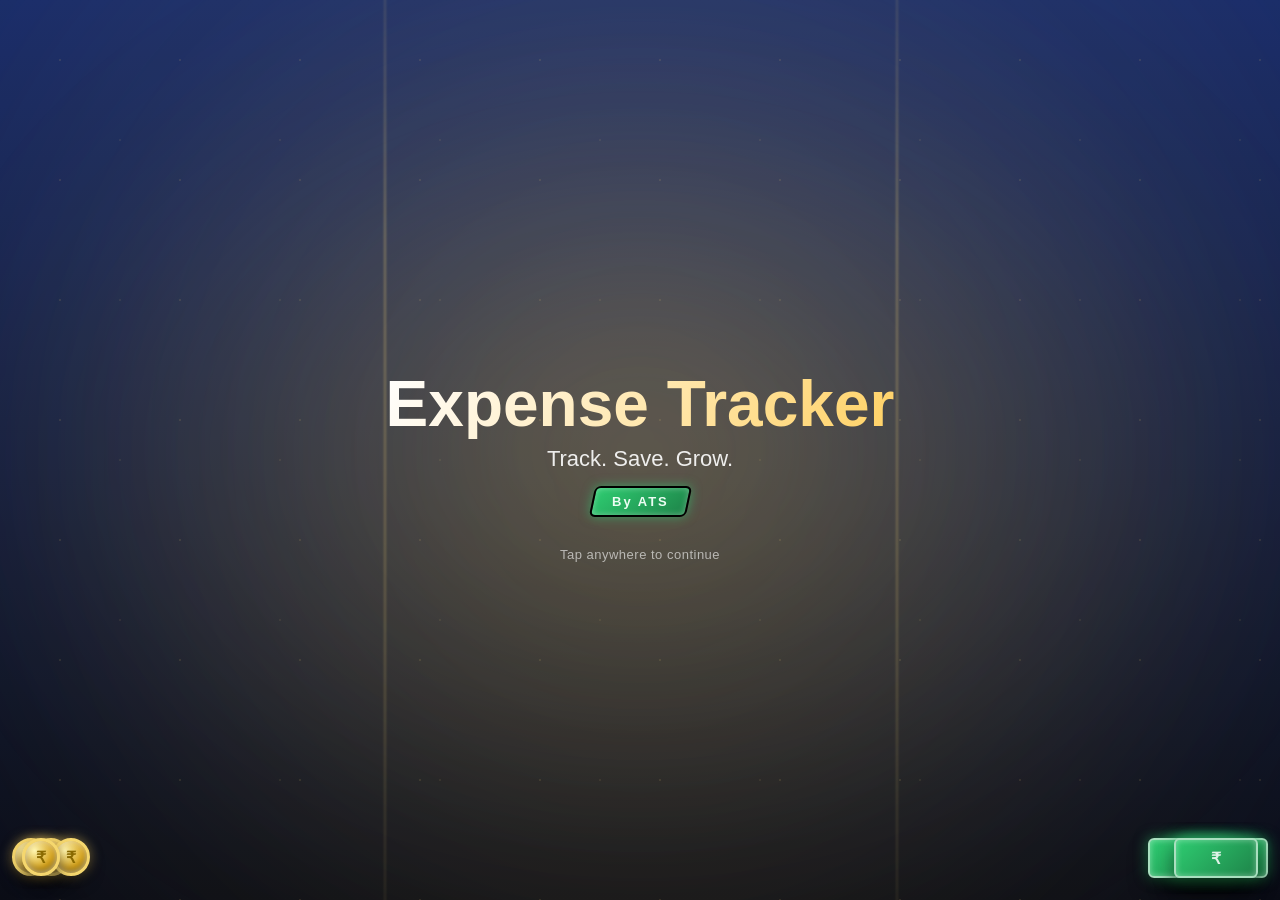
<file: index.html>
<!DOCTYPE html>
<html lang="en">
<head>
    <meta charset="UTF-8">
    <title>Expense Tracker — Track. Save. Grow. By ATS</title>
    <meta name="viewport" content="width=device-width, initial-scale=1.0">
    <meta name="theme-color" content="#162a6a">
    <meta name="description" content="Modern Personal Expense Tracker with Lightning-Fast Analytics, Budgets, and Insights. By ATS.">
    <link rel="manifest" href="manifest.json">
    <link rel="icon" type="image/png" href="icon.png">

    <!-- INTRO CSS -->
    <link rel="stylesheet" href="css/intro.css">
</head>
<body>

<!-- INTRO / SPLASH SCREEN -->
<div id="splash-screen" class="splash" title="Tap to continue">

    <!-- YELLOW LIGHTNING GLOW -->
    <div class="lightning-glow"></div>
    <!-- LIGHTNING EFFECT LAYERS -->
    <div class="electric-wave"></div>
    <div class="gold-particles"></div>
    <div class="lightning-streak"></div>
    <div class="lightning-streak second"></div>

    <!-- COINS : LEFT -->
    <div class="coins-area">
        <div class="coin c1">₹</div>
        <div class="coin c2">₹</div>
        <div class="coin c3">₹</div>
        <div class="coin c4">₹</div>
    </div>

    <!-- CASH : RIGHT -->
    <div class="cash-area">
        <div class="note n1"><span>₹</span></div>
        <div class="note n2"><span>₹</span></div>
        <div class="note n3"><span>₹</span></div>
        <div class="note n4"><span>₹</span></div>
    </div>

    <!-- BRAND CONTENT -->
    <div class="splash-content">

        <!-- TITLE -->
        <h1 class="app-title">
            <span class="shine">Expense Tracker</span>
        </h1>

        <!-- TAGLINE -->
        <p class="tagline">Track. Save. Grow.</p>

        <!-- BY ATS CASH TAG -->
        <div class="byline-box">
            <span class="byline">By ATS</span>
        </div>

        <p class="skip-hint" style="margin-top: 30px; font-size: 13px; opacity: 0.6; letter-spacing: 0.5px;">Tap anywhere to continue</p>

    </div>

</div>

<!-- INTRO JS -->
<script src="js/intro.js"></script>

</body>
</html>
</file>
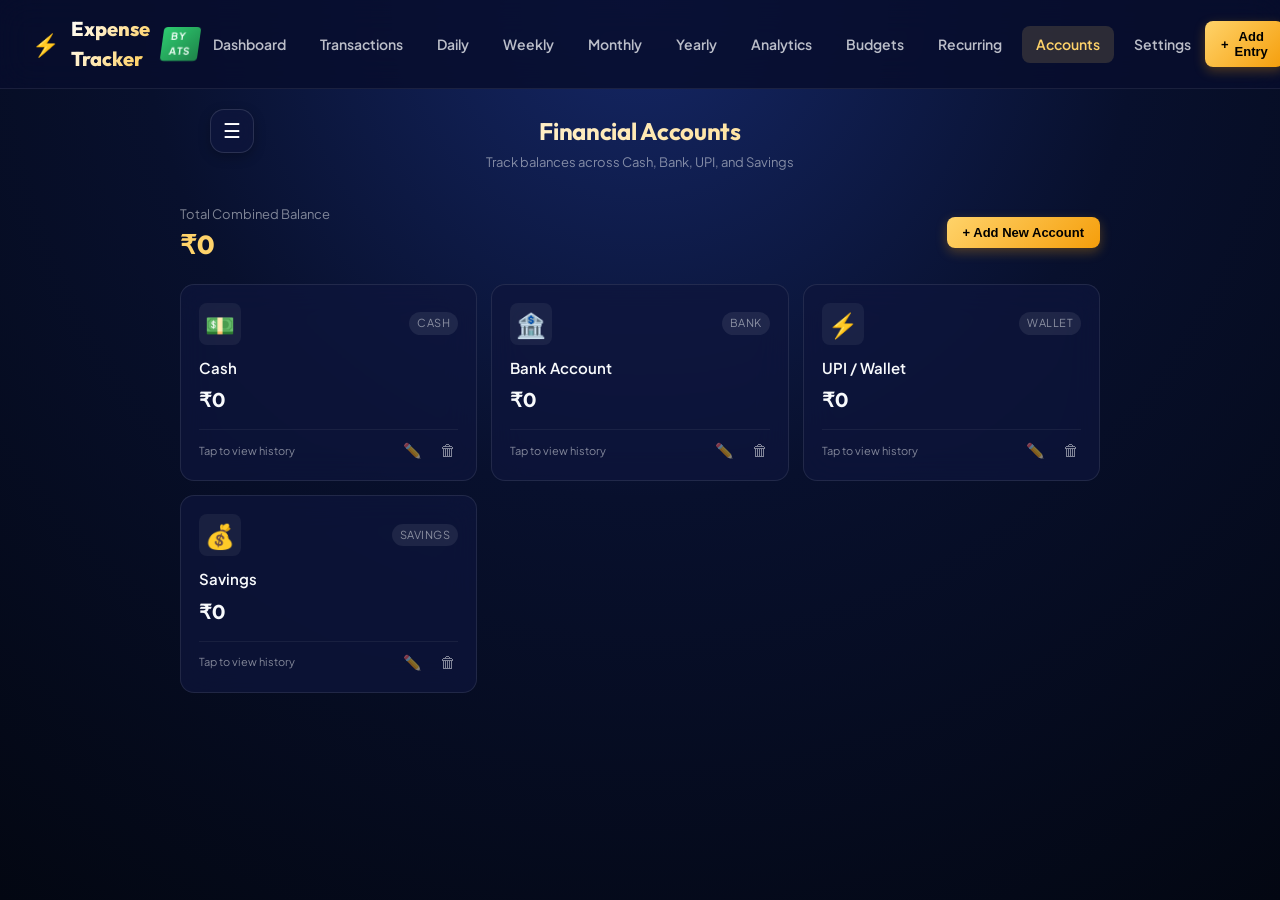
<file: html/accounts.html>
<!DOCTYPE html>
<html lang="en">
<head>
<meta charset="UTF-8">
<meta name="viewport" content="width=device-width, initial-scale=1.0">
<title>Accounts & Wallets — Expense Tracker</title>
<meta name="theme-color" content="#08102d">

<link rel="stylesheet" href="../css/app.css">
<link rel="stylesheet" href="../css/components.css">
</head>

<body>

<header class="header">
    <div class="top-actions">
        <button id="menuBtn" class="glass-btn" title="Open Menu">☰</button>
    </div>
    <h2>Financial Accounts</h2>
    <p style="font-size: 13px; color: var(--text-muted); margin-top: 4px;">Track balances across Cash, Bank, UPI, and Savings</p>
</header>

<div id="menuPopup" class="home-menu hidden">
    <!-- Managed by nav.js -->
</div>

<main class="page-container">

    <!-- TOP HEADER -->
    <div style="display: flex; justify-content: space-between; align-items: center; margin-bottom: 20px; flex-wrap: wrap; gap: 10px;">
        <div>
            <span style="font-size: 13px; color: var(--text-muted);">Total Combined Balance</span>
            <div id="accountsTotalBalance" style="font-size: 26px; font-weight: 800; font-family: 'Outfit', sans-serif; color: var(--gold);">₹0</div>
        </div>
        <button id="addAccountBtn" class="desktop-add-btn">+ Add New Account</button>
    </div>

    <!-- ACCOUNTS GRID -->
    <div class="accounts-grid" id="accountsListGrid">
        <!-- Populated by accounts.js -->
    </div>

    <!-- SELECTED ACCOUNT TRANSACTIONS -->
    <div class="glass-panel" id="accountStatementPanel" style="display: none; margin-top: 24px;">
        <div class="panel-header">
            <span class="panel-title" id="statementTitle">Account Activity</span>
            <button class="btn-secondary" style="font-size: 12px; padding: 4px 10px;" onclick="closeStatement()">Close ✕</button>
        </div>
        <div id="statementList">
            <!-- Populated by accounts.js -->
        </div>
    </div>

</main>

<!-- ADD / EDIT ACCOUNT MODAL -->
<div id="accountModal" class="modal modal-hidden">
<div class="modal-content">
    <h2 id="accountModalTitle">Add Account</h2>
    <input type="hidden" id="editAccountId">

    <div class="setup-field">
        <label>Account Name</label>
        <input id="accNameInput" placeholder="e.g. HDFC Bank, PayTM, Secret Cash">
    </div>

    <div class="setup-field">
        <label>Account Type & Icon</label>
        <select id="accTypeSelect">
            <option value="bank|🏦">🏦 Bank Account</option>
            <option value="cash|💵">💵 Cash in Hand</option>
            <option value="wallet|⚡">⚡ UPI / Digital Wallet</option>
            <option value="savings|💰">💰 Savings & Investment</option>
            <option value="card|💳">💳 Credit Card</option>
        </select>
    </div>

    <div class="setup-field">
        <label>Initial Balance</label>
        <input id="accInitialBalanceInput" type="number" step="any" placeholder="0" value="0">
    </div>

    <div style="display: flex; gap: 10px; margin-top: 10px;">
        <button id="cancelAccBtn" class="btn-secondary" style="flex: 1;">Cancel</button>
        <button id="saveAccBtn" class="modal-submit-btn" style="flex: 1; margin: 0;">Save Account</button>
    </div>
</div>
</div>

<script src="../js/storage.js"></script>
<script src="../js/category-utils.js"></script>
<script src="../js/period-utils.js"></script>
<script src="../js/ui-feedback.js"></script>
<script src="../js/nav.js"></script>
<script src="../js/accounts.js"></script>
</body>
</html>
</file>
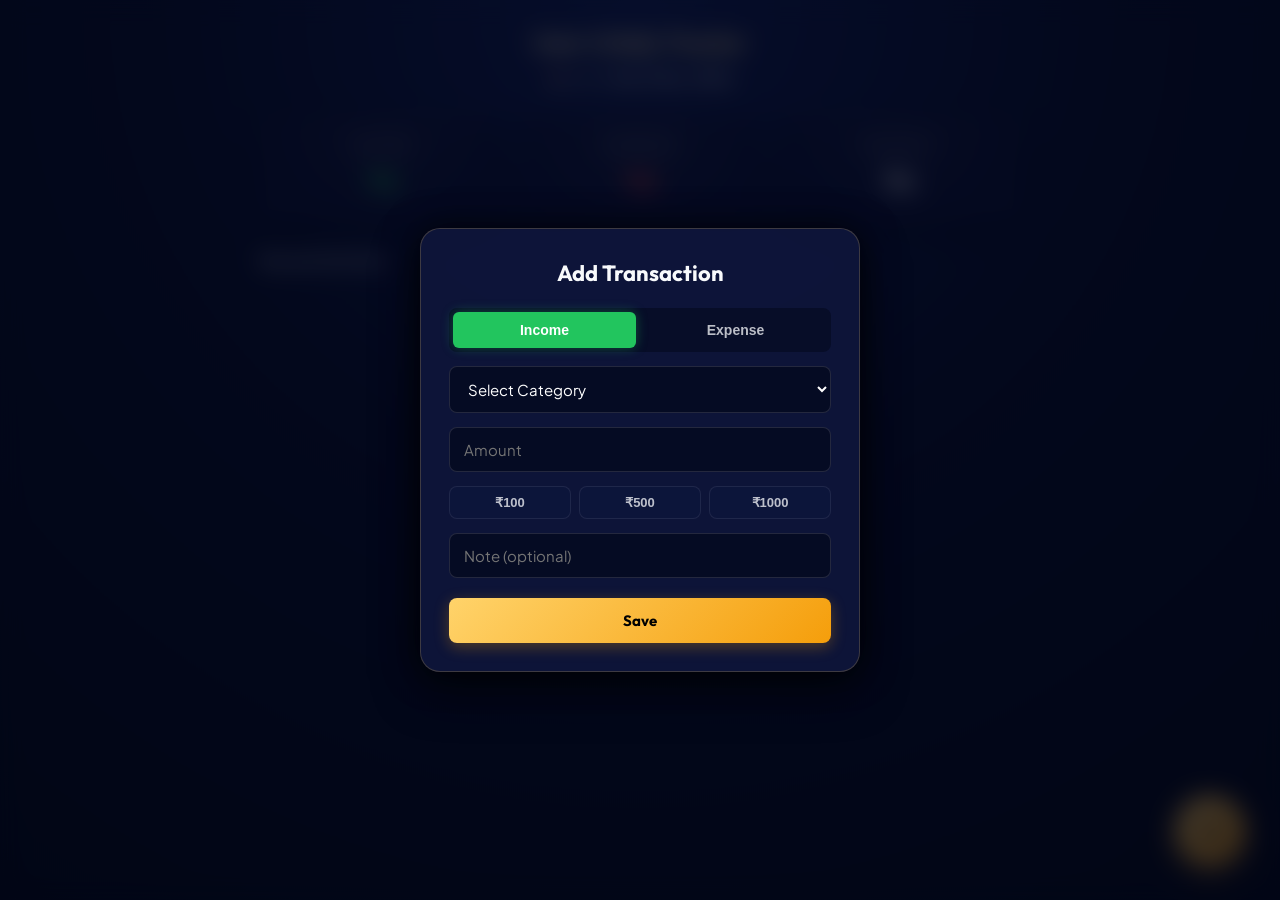
<file: html/app.html>
<!DOCTYPE html>
<html lang="en">
<head>
<meta charset="UTF-8">
<meta name="viewport" content="width=device-width, initial-scale=1.0">

<title>Daily Tracker</title>

<link rel="stylesheet" href="../css/app.css">
</head>

<body>

<header class="header">
<h2 id="accountName">Personal Account</h2>
<p id="todayDate"></p>
</header>

<section class="summary">

<div class="summary-card">
<h3>Income</h3>
<p id="incomeTotal">₹0</p>
</div>

<div class="summary-card">
<h3>Expenses</h3>
<p id="expenseTotal">₹0</p>
</div>

<div class="summary-card balance">
<h3>Balance</h3>
<p id="balanceTotal">₹0</p>
</div>

</section>

<section class="timeline">

<h3 class="timeline-title">Recent Activity</h3>

<div id="transactionList"></div>

</section>

<button id="fab">+</button>

<div id="transactionModal" class="modal hidden">

<div class="modal-content">

<h2>Add Transaction</h2>

<div class="type-toggle">
<button id="incomeBtn" class="active">Income</button>
<button id="expenseBtn">Expense</button>
</div>

<select id="category">
<option value="">Select Category</option>
<option value="wage">Wage</option>
<option value="stocks">Stocks</option>
<option value="food">Food</option>
<option value="travel">Travel</option>
<option value="shopping">Shopping</option>
</select>

<input id="amount" type="number" placeholder="Amount">

<div class="quick-amounts">
<button data-amount="100">₹100</button>
<button data-amount="500">₹500</button>
<button data-amount="1000">₹1000</button>
</div>

<input id="note" placeholder="Note (optional)">

<button id="saveTransaction">Save</button>

</div>
</div>

<script src="../js/storage.js"></script>
<script src="../js/app.js"></script>

</body>
</html>
</file>
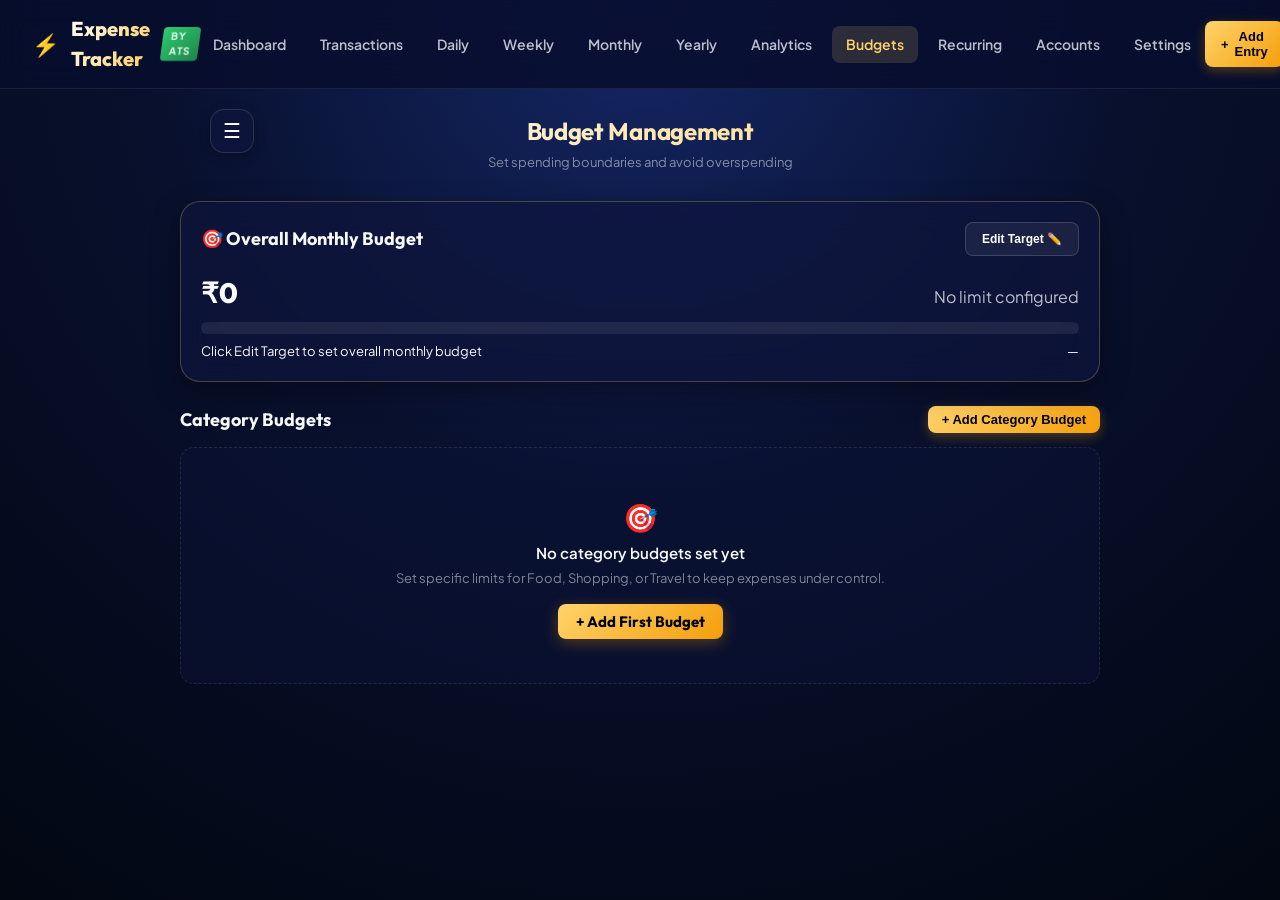
<file: html/budgets.html>
<!DOCTYPE html>
<html lang="en">
<head>
<meta charset="UTF-8">
<meta name="viewport" content="width=device-width, initial-scale=1.0">
<title>Budgets & Limits — Expense Tracker</title>
<meta name="theme-color" content="#08102d">

<link rel="stylesheet" href="../css/app.css">
<link rel="stylesheet" href="../css/components.css">
</head>

<body>

<header class="header">
    <div class="top-actions">
        <button id="menuBtn" class="glass-btn" title="Open Menu">☰</button>
    </div>
    <h2>Budget Management</h2>
    <p style="font-size: 13px; color: var(--text-muted); margin-top: 4px;">Set spending boundaries and avoid overspending</p>
</header>

<div id="menuPopup" class="home-menu hidden">
    <!-- Managed by nav.js -->
</div>

<main class="page-container">

    <!-- OVERALL MONTHLY BUDGET HERO -->
    <div class="glass-panel" style="margin-bottom: 24px; border-color: rgba(255, 211, 106, 0.25);">
        <div class="panel-header">
            <span class="panel-title" style="font-size: 18px;">🎯 Overall Monthly Budget</span>
            <button id="setOverallBudgetBtn" class="btn-secondary" style="font-size: 12px;">Edit Target ✏️</button>
        </div>

        <div style="display: flex; justify-content: space-between; align-items: baseline; margin: 12px 0 6px;">
            <span id="overallBudgetSpent" style="font-size: 28px; font-weight: 800; font-family: 'Outfit', sans-serif;">₹0</span>
            <span id="overallBudgetLimit" style="font-size: 16px; color: var(--text-secondary);">Limit: ₹0</span>
        </div>

        <div class="progress-track" style="height: 12px;">
            <div id="overallProgressBar" class="progress-fill safe" style="width: 0%;"></div>
        </div>

        <div style="display: flex; justify-content: space-between; font-size: 13px; margin-top: 8px;">
            <span id="overallRemainingText">Remaining: ₹0</span>
            <span id="overallPercentText">0% used</span>
        </div>
    </div>

    <!-- CATEGORY BUDGETS SECTION -->
    <div style="display: flex; justify-content: space-between; align-items: center; margin-bottom: 14px;">
        <h3 style="font-size: 18px; font-weight: 700; font-family: 'Outfit', sans-serif;">Category Budgets</h3>
        <button id="addCategoryBudgetBtn" class="desktop-add-btn" style="padding: 6px 14px;">+ Add Category Budget</button>
    </div>

    <div id="categoryBudgetsList">
        <!-- Populated by budgets.js -->
    </div>

</main>

<!-- SET BUDGET MODAL -->
<div id="budgetModal" class="modal modal-hidden">
<div class="modal-content">
    <h2 id="budgetModalTitle">Set Budget Target</h2>

    <div class="setup-field">
        <label>Budget Scope</label>
        <select id="budgetCategorySelect">
            <option value="Overall">🎯 Overall Monthly Budget</option>
            <option value="food">🍔 Food</option>
            <option value="transport">🚗 Transport</option>
            <option value="shopping">🛍️ Shopping</option>
            <option value="bills">🧾 Bills & Utilities</option>
            <option value="entertainment">🎬 Entertainment</option>
            <option value="health">💊 Health & Medical</option>
            <option value="education">📚 Education</option>
            <option value="groceries">🛒 Groceries</option>
            <option value="travel">✈️ Travel</option>
            <option value="subscriptions">📺 Subscriptions</option>
            <option value="other">💸 Other</option>
        </select>
    </div>

    <div class="setup-field">
        <label>Monthly Spending Limit</label>
        <input id="budgetAmountInput" type="number" step="any" placeholder="e.g. 15000">
    </div>

    <div style="display: flex; gap: 10px; margin-top: 10px;">
        <button id="cancelBudgetBtn" class="btn-secondary" style="flex: 1;">Cancel</button>
        <button id="saveBudgetBtn" class="modal-submit-btn" style="flex: 1; margin: 0;">Save Budget</button>
    </div>
</div>
</div>

<script src="../js/storage.js"></script>
<script src="../js/category-utils.js"></script>
<script src="../js/period-utils.js"></script>
<script src="../js/ui-feedback.js"></script>
<script src="../js/nav.js"></script>
<script src="../js/budgets.js"></script>
</body>
</html>
</file>
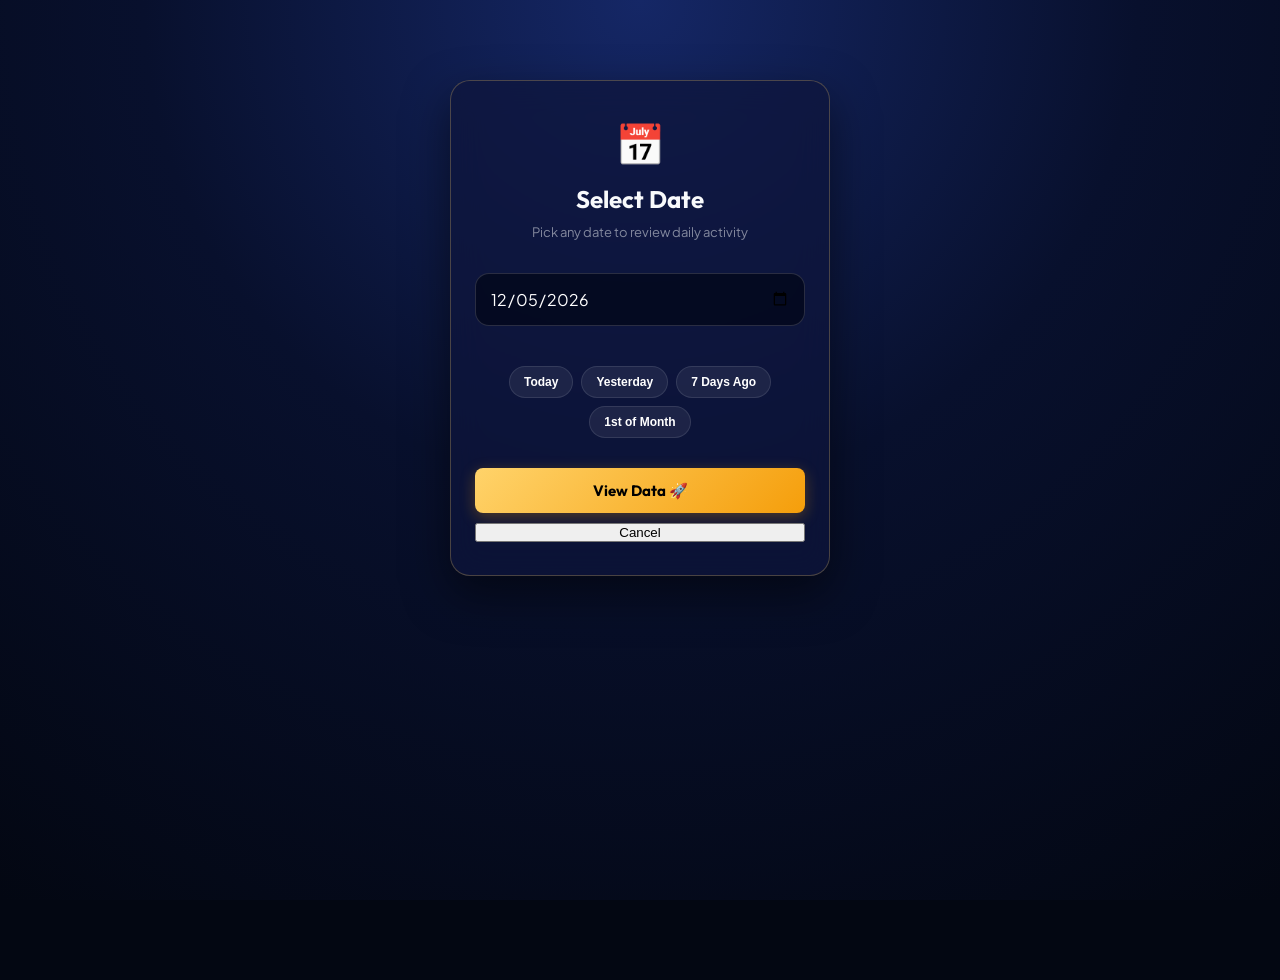
<file: html/calendar.html>
<!DOCTYPE html>
<html lang="en">
<head>
<meta charset="UTF-8">
<meta name="viewport" content="width=device-width, initial-scale=1.0">
<title>Select Date — Expense Tracker</title>
<meta name="theme-color" content="#08102d">
<link rel="stylesheet" href="../css/app.css">
<style>
.calendar-card {
    max-width: 380px;
    margin: 80px auto 20px;
    background: var(--card-bg);
    backdrop-filter: var(--glass-blur);
    border: 1px solid rgba(255, 211, 106, 0.25);
    border-radius: var(--radius-lg);
    padding: 32px 24px;
    text-align: center;
    box-shadow: var(--shadow-lg);
}
.quick-date-chips {
    display: flex;
    gap: 8px;
    flex-wrap: wrap;
    justify-content: center;
    margin: 20px 0;
}
.quick-chip {
    padding: 8px 14px;
    background: rgba(255, 255, 255, 0.07);
    border: 1px solid rgba(255, 255, 255, 0.1);
    color: white;
    border-radius: var(--radius-full);
    font-size: 12px;
    font-weight: 600;
    cursor: pointer;
    transition: all 0.2s;
}
.quick-chip:hover {
    background: rgba(255, 211, 106, 0.2);
    border-color: var(--gold);
    color: var(--gold);
}
.date-native-input {
    width: 100%;
    padding: 14px;
    background: rgba(4, 9, 30, 0.85);
    border: 1px solid rgba(255, 255, 255, 0.15);
    color: white;
    border-radius: var(--radius-md);
    font-size: 16px;
    font-family: inherit;
    outline: none;
    box-sizing: border-box;
    margin: 12px 0 20px;
}
.date-native-input:focus {
    border-color: var(--gold);
    box-shadow: 0 0 12px var(--gold-glow);
}
</style>
</head>

<body>

<div class="calendar-card">
    <div style="font-size: 40px; margin-bottom: 8px;">📅</div>
    <h2 style="font-family: 'Outfit', sans-serif; margin-bottom: 6px;">Select Date</h2>
    <p style="font-size: 13px; color: var(--text-muted); margin-bottom: 18px;">Pick any date to review daily activity</p>

    <input type="date" id="datePicker" class="date-native-input">

    <div class="quick-date-chips">
        <button class="quick-chip" onclick="setPresetDate(0)">Today</button>
        <button class="quick-chip" onclick="setPresetDate(-1)">Yesterday</button>
        <button class="quick-chip" onclick="setPresetDate(-7)">7 Days Ago</button>
        <button class="quick-chip" onclick="setFirstOfMonth()">1st of Month</button>
    </div>

    <button onclick="goBack()" class="modal-submit-btn" style="width: 100%; margin-top: 10px;">View Data 🚀</button>
    <button onclick="window.history.back()" class="btn-secondary" style="width: 100%; margin-top: 10px;">Cancel</button>
</div>

<script src="../js/calendar.js"></script>

</body>
</html>
</file>
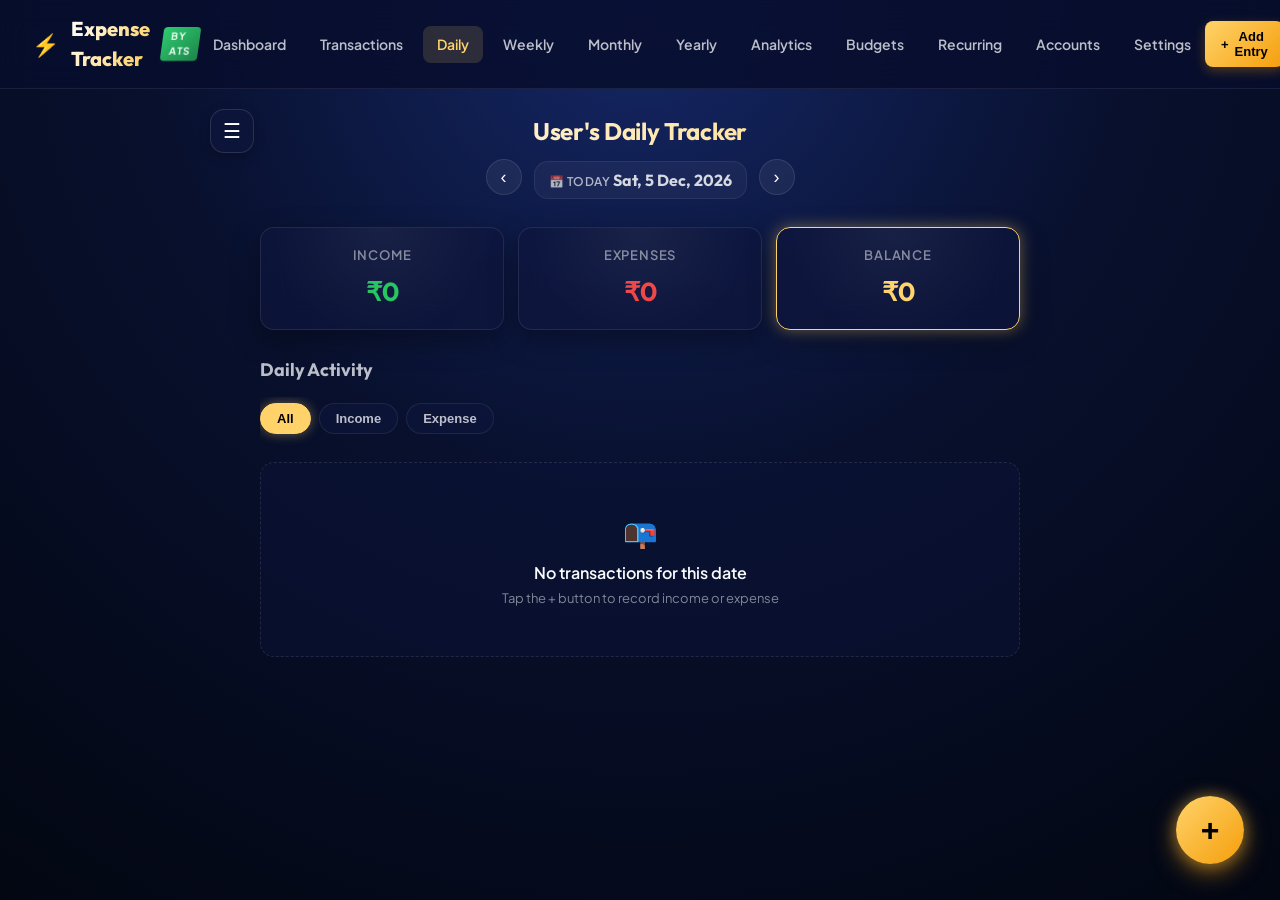
<file: html/daily.html>
<!DOCTYPE html>
<html lang="en">
<head>
<meta charset="UTF-8">
<meta name="viewport" content="width=device-width, initial-scale=1.0">
<title>Daily Tracker — Expense Tracker</title>
<meta name="theme-color" content="#08102d">

<link rel="stylesheet" href="../css/app.css">
<link rel="stylesheet" href="../css/components.css">
<style>
.date-nav-wrapper {
    display: flex;
    align-items: center;
    justify-content: center;
    gap: 12px;
    margin-top: 6px;
}
.day-nav-arrow {
    width: 36px;
    height: 36px;
    border-radius: 50%;
    background: rgba(255, 255, 255, 0.06);
    border: 1px solid rgba(255, 255, 255, 0.1);
    color: white;
    font-size: 18px;
    cursor: pointer;
    display: flex;
    align-items: center;
    justify-content: center;
    transition: all 0.2s;
}
.day-nav-arrow:hover {
    background: rgba(255, 211, 106, 0.2);
    border-color: var(--gold);
    color: var(--gold);
}
</style>
</head>

<body>

<header class="header">

<div class="top-actions">
<button id="menuBtn" class="glass-btn" title="Open Menu">
☰
</button>
</div>

<h2 id="accountName">Personal Account</h2>

<div class="date-nav-wrapper">
    <button id="prevDayBtn" class="day-nav-arrow" title="Previous Day">‹</button>
    <p id="todayDate" class="clickable-date"></p>
    <button id="nextDayBtn" class="day-nav-arrow" title="Next Day">›</button>
</div>

</header>

<div id="menuPopup" class="home-menu hidden">
<!-- Populated and managed by nav.js -->
<a href="dashboard.html">🏠 Dashboard</a>
<a href="transactions.html">💳 Transactions</a>
<a href="daily.html" class="active">📅 Daily</a>
<a href="weekly.html">📆 Weekly</a>
<a href="monthly.html">🗓 Monthly</a>
<a href="yearly.html">📊 Yearly</a>
<a href="analytics.html">📈 Analytics</a>
<a href="budgets.html">🎯 Budgets</a>
<a href="recurring.html">🔄 Recurring</a>
<a href="accounts.html">🏦 Accounts</a>
<a href="settings.html">⚙ Settings</a>
<div class="menu-byline">
    <span>BY ATS</span>
</div>
</div>

<section class="summary">

<div class="summary-card">
<h3>Income</h3>
<p id="incomeTotal">₹0</p>
</div>

<div class="summary-card">
<h3>Expenses</h3>
<p id="expenseTotal">₹0</p>
</div>

<div class="summary-card balance">
<h3>Balance</h3>
<p id="balanceTotal">₹0</p>
</div>

</section>

<section class="timeline">

<div class="timeline-title">
    <span>Daily Activity</span>
</div>

<div class="filters">
    <button data-filter="all" class="active">All</button>
    <button data-filter="income">Income</button>
    <button data-filter="expense">Expense</button>
</div>

<div id="transactionList"></div>

</section>

<button id="fab" title="Add Transaction">+</button>

<!-- TRANSACTION MODAL -->
<div id="transactionModal" class="modal modal-hidden">

<div class="modal-content">

<h2 id="modalTitle">Add Transaction</h2>

<div class="type-toggle">
<button id="incomeBtn" class="active">Income</button>
<button id="expenseBtn">Expense</button>
</div>

<div class="category-row">
    <span id="categoryIcon">💸</span>

    <select id="category">
        <option value="">Select Category</option>
        <option value="wage">Wage</option>
        <option value="stocks">Stocks</option>
        <option value="food">Food</option>
        <option value="transport">Transport</option>
        <option value="shopping">Shopping</option>
        <option value="bills">Bills & Utilities</option>
        <option value="entertainment">Entertainment</option>
        <option value="health">Health</option>
        <option value="education">Education</option>
        <option value="travel">Travel</option>
        <option value="subscriptions">Subscriptions</option>
        <option value="other">Other</option>
    </select>
</div>

<input id="customCategory" placeholder="Enter custom category name">

<div style="display: flex; gap: 10px;">
    <select id="accountSelect" style="flex: 1;" title="Select Account">
        <option value="Cash">💵 Cash</option>
        <option value="Bank Account">🏦 Bank Account</option>
        <option value="UPI / Wallet">⚡ UPI / Wallet</option>
        <option value="Savings">💰 Savings</option>
    </select>
</div>

<input id="amount" type="number" step="any" placeholder="Amount (e.g. 500)">

<div class="quick-amounts">
<button data-amount="100">₹100</button>
<button data-amount="500">₹500</button>
<button data-amount="1000">₹1000</button>
<button data-amount="5000">₹5000</button>
</div>

<input id="note" placeholder="Note or description (optional)">

<button id="saveTransaction">Save Entry</button>

</div>
</div>

<script src="../js/storage.js"></script>
<script src="../js/category-utils.js"></script>
<script src="../js/period-utils.js"></script>
<script src="../js/ui-feedback.js"></script>
<script src="../js/nav.js"></script>
<script src="../js/transaction-view.js"></script>
<script src="../js/app.js"></script>

</body>
</html>
</file>
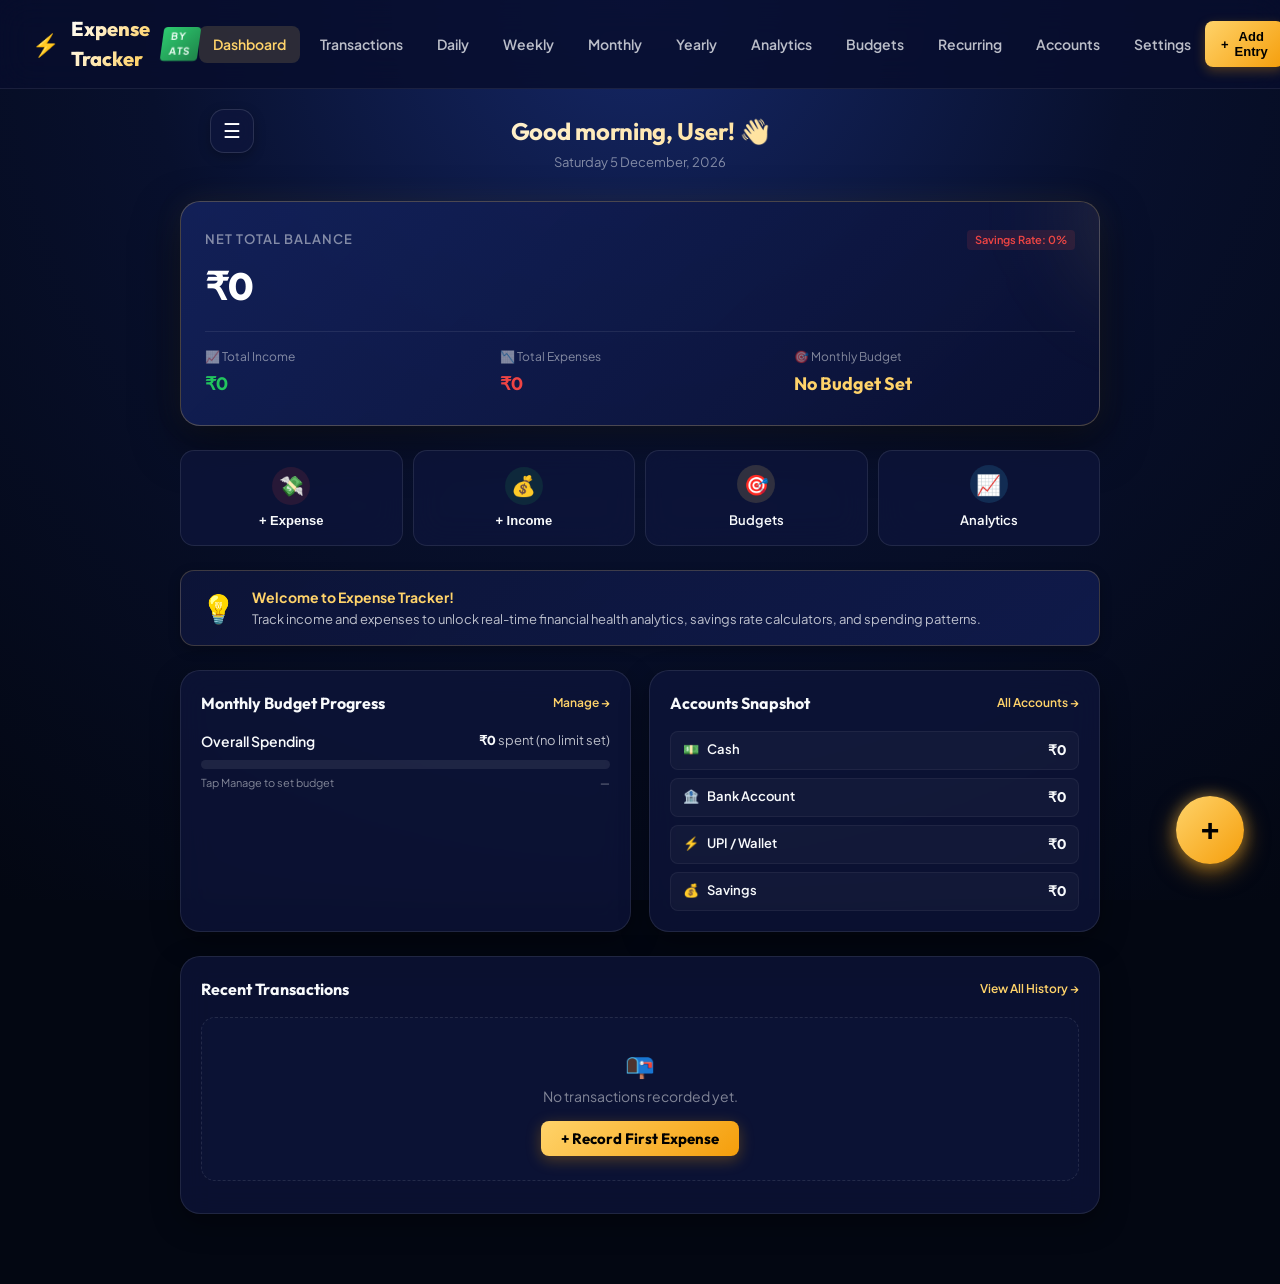
<file: html/dashboard.html>
<!DOCTYPE html>
<html lang="en">
<head>
<meta charset="UTF-8">
<meta name="viewport" content="width=device-width, initial-scale=1.0">
<title>Dashboard — Expense Tracker</title>
<meta name="theme-color" content="#08102d">

<link rel="stylesheet" href="../css/app.css">
<link rel="stylesheet" href="../css/components.css">
</head>

<body>

<header class="header">
    <div class="top-actions">
        <button id="menuBtn" class="glass-btn" title="Open Menu">☰</button>
    </div>
    <h2 id="dashboardGreeting">Financial Overview</h2>
    <p id="dashboardDate" style="font-size: 13px; color: var(--text-muted); margin-top: 4px;"></p>
</header>

<div id="menuPopup" class="home-menu hidden">
    <!-- Populated by nav.js -->
</div>

<main class="page-container">

    <!-- HERO BALANCE WIDGET -->
    <div class="dashboard-hero">
        <div style="display: flex; justify-content: space-between; align-items: center;">
            <span class="hero-label">Net Total Balance</span>
            <span id="savingsRateBadge" class="badge-frequency" style="background: var(--income-bg); color: var(--income);">Savings Rate: 0%</span>
        </div>

        <div class="hero-balance">
            <span id="heroBalanceTotal">₹0</span>
        </div>

        <div class="hero-stats-row">
            <div class="hero-stat-item">
                <span class="hero-stat-label">📈 Total Income</span>
                <span class="hero-stat-value income" id="heroIncomeTotal">₹0</span>
            </div>
            <div class="hero-stat-item">
                <span class="hero-stat-label">📉 Total Expenses</span>
                <span class="hero-stat-value expense" id="heroExpenseTotal">₹0</span>
            </div>
            <div class="hero-stat-item">
                <span class="hero-stat-label">🎯 Monthly Budget</span>
                <span class="hero-stat-value savings" id="heroBudgetStatus">₹0</span>
            </div>
        </div>
    </div>

    <!-- QUICK ACTIONS BAR -->
    <div class="quick-actions-bar">
        <button class="action-pill-btn btn-expense" id="quickAddExpenseBtn">
            <span class="action-icon">💸</span>
            <span>+ Expense</span>
        </button>
        <button class="action-pill-btn btn-income" id="quickAddIncomeBtn">
            <span class="action-icon">💰</span>
            <span>+ Income</span>
        </button>
        <a href="budgets.html" class="action-pill-btn btn-budget">
            <span class="action-icon">🎯</span>
            <span>Budgets</span>
        </a>
        <a href="analytics.html" class="action-pill-btn btn-analytics">
            <span class="action-icon">📈</span>
            <span>Analytics</span>
        </a>
    </div>

    <!-- SMART DATA-DRIVEN INSIGHTS -->
    <div class="insights-banner" id="insightsBanner">
        <div class="insights-icon" id="insightIcon">💡</div>
        <div class="insights-content">
            <div class="insights-title" id="insightTitle">Financial Insight</div>
            <div class="insights-text" id="insightText">
                Add transactions to see personalized insights on your spending habits and savings trends.
            </div>
        </div>
    </div>

    <!-- 2-COLUMN SECTION: BUDGET STATUS & ACCOUNTS OVERVIEW -->
    <div class="grid-2">
        <!-- Budget Progress Card -->
        <div class="glass-panel">
            <div class="panel-header">
                <span class="panel-title">Monthly Budget Progress</span>
                <a href="budgets.html" class="panel-link">Manage →</a>
            </div>
            <div id="dashboardBudgetBlock">
                <div class="budget-header">
                    <span style="font-size: 14px; font-weight: 600;">Overall Spending</span>
                    <span class="budget-amounts" id="dashBudgetNumbers"><strong>₹0</strong> / ₹0</span>
                </div>
                <div class="progress-track">
                    <div class="progress-fill safe" id="dashBudgetBar" style="width: 0%;"></div>
                </div>
                <div class="budget-footer">
                    <span id="dashBudgetRemaining">₹0 remaining</span>
                    <span id="dashBudgetPercent">0% used</span>
                </div>
            </div>
        </div>

        <!-- Account Balances Snapshot -->
        <div class="glass-panel">
            <div class="panel-header">
                <span class="panel-title">Accounts Snapshot</span>
                <a href="accounts.html" class="panel-link">All Accounts →</a>
            </div>
            <div id="dashAccountsList" style="display: flex; flex-direction: column; gap: 8px;">
                <!-- Populated by JS -->
            </div>
        </div>
    </div>

    <!-- RECENT TRANSACTIONS -->
    <div class="glass-panel" style="margin-top: 20px;">
        <div class="panel-header">
            <span class="panel-title">Recent Transactions</span>
            <a href="transactions.html" class="panel-link">View All History →</a>
        </div>
        <div id="dashRecentList">
            <!-- Populated by JS -->
        </div>
    </div>

</main>

<button id="fab" title="Quick Add">+</button>

<!-- TRANSACTION MODAL -->
<div id="transactionModal" class="modal modal-hidden">
<div class="modal-content">
    <h2 id="modalTitle">Record Transaction</h2>

    <div class="type-toggle">
        <button id="incomeBtn" class="active">Income</button>
        <button id="expenseBtn">Expense</button>
    </div>

    <div class="category-row">
        <span id="categoryIcon">💸</span>
        <select id="category">
            <option value="">Select Category</option>
            <option value="wage">Wage</option>
            <option value="stocks">Stocks / Investment</option>
            <option value="food">Food</option>
            <option value="transport">Transport</option>
            <option value="shopping">Shopping</option>
            <option value="bills">Bills & Utilities</option>
            <option value="entertainment">Entertainment</option>
            <option value="health">Health & Medical</option>
            <option value="education">Education</option>
            <option value="travel">Travel</option>
            <option value="subscriptions">Subscriptions</option>
            <option value="other">Other</option>
        </select>
    </div>

    <input id="customCategory" placeholder="Enter custom category name">

    <select id="accountSelect" title="Account">
        <!-- Populated from accounts -->
    </select>

    <input id="amount" type="number" step="any" placeholder="Amount (e.g. 500)">

    <div class="quick-amounts">
        <button data-amount="100">₹100</button>
        <button data-amount="500">₹500</button>
        <button data-amount="1000">₹1000</button>
        <button data-amount="5000">₹5000</button>
    </div>

    <input id="note" placeholder="Note or description (optional)">

    <button id="saveTransaction">Save Entry</button>
</div>
</div>

<script src="../js/storage.js"></script>
<script src="../js/category-utils.js"></script>
<script src="../js/period-utils.js"></script>
<script src="../js/ui-feedback.js"></script>
<script src="../js/nav.js"></script>
<script src="../js/dashboard.js"></script>
</body>
</html>
</file>
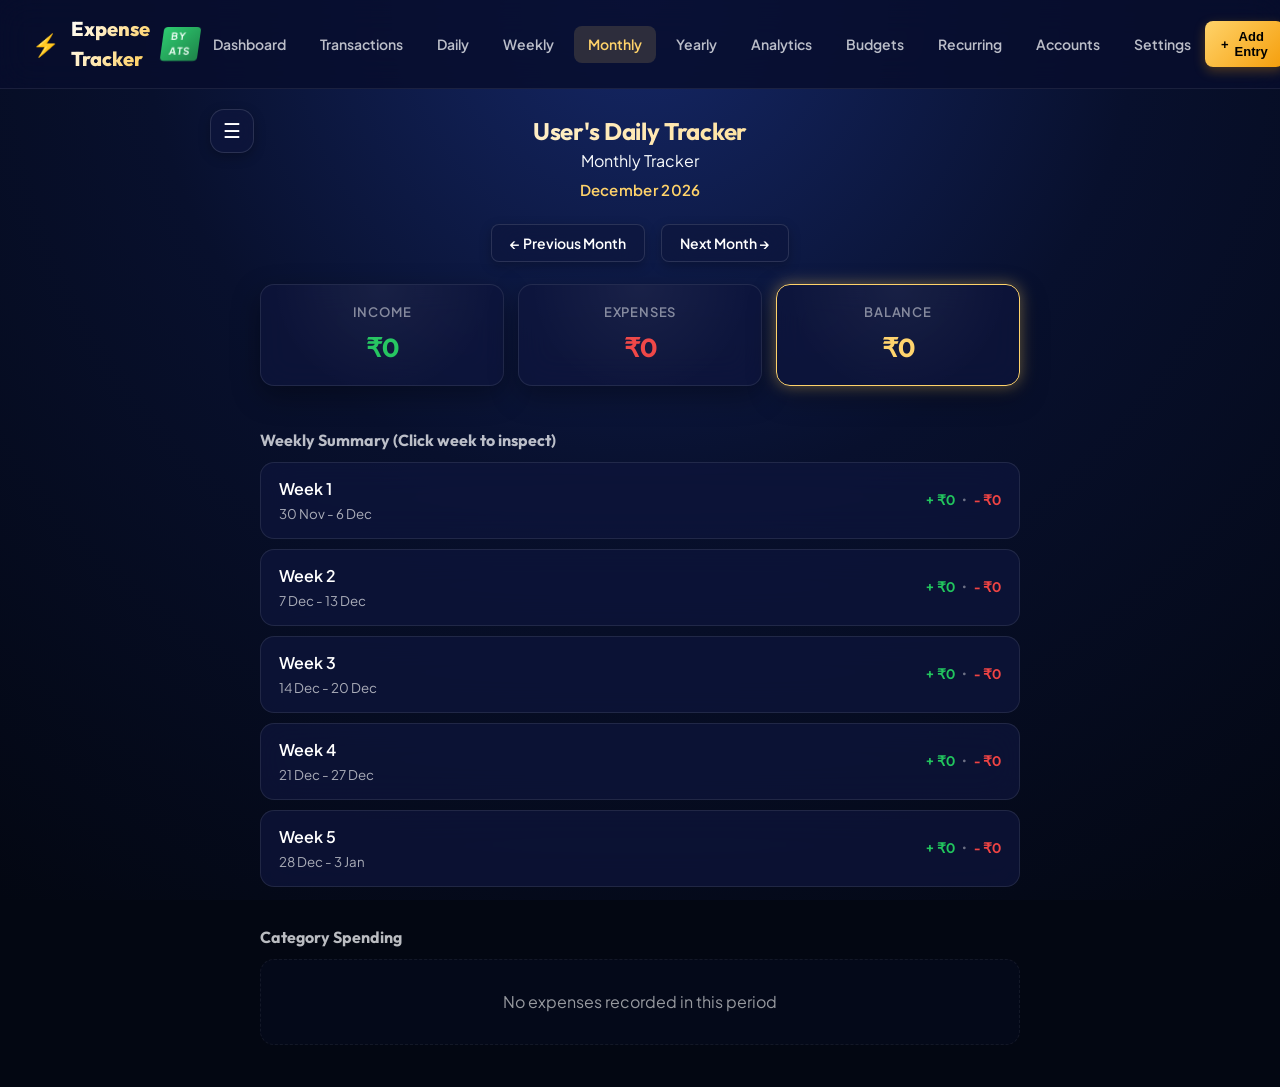
<file: html/monthly.html>
<!DOCTYPE html>
<html lang="en">
<head>
<meta charset="UTF-8">
<meta name="viewport" content="width=device-width, initial-scale=1.0">
<title>Monthly Tracker — Expense Tracker</title>
<meta name="theme-color" content="#08102d">

<link rel="stylesheet" href="../css/app.css">
<link rel="stylesheet" href="../css/components.css">
<link rel="stylesheet" href="../css/period.css">
</head>
<body>
<header class="header">
<div class="top-actions"><button id="menuBtn" class="glass-btn" title="Open Menu">☰</button></div>
<h2 id="accountName">Personal Account</h2>
<p id="periodTitle">Monthly Tracker</p>
<p id="periodRange" class="period-range"></p>
</header>

<div id="menuPopup" class="home-menu hidden">
<!-- Managed by nav.js -->
<a href="dashboard.html">🏠 Dashboard</a>
<a href="transactions.html">💳 Transactions</a>
<a href="daily.html">📅 Daily</a>
<a href="weekly.html">📆 Weekly</a>
<a href="monthly.html" class="active">🗓 Monthly</a>
<a href="yearly.html">📊 Yearly</a>
<a href="analytics.html">📈 Analytics</a>
<a href="budgets.html">🎯 Budgets</a>
<a href="recurring.html">🔄 Recurring</a>
<a href="accounts.html">🏦 Accounts</a>
<a href="settings.html">⚙ Settings</a>
</div>

<div class="period-controls">
<button id="previousPeriod">← Previous Month</button>
<button id="nextPeriod">Next Month →</button>
</div>

<section class="summary">
<div class="summary-card"><h3>Income</h3><p id="incomeTotal">₹0</p></div>
<div class="summary-card"><h3>Expenses</h3><p id="expenseTotal">₹0</p></div>
<div class="summary-card balance"><h3>Balance</h3><p id="balanceTotal">₹0</p></div>
</section>

<section class="period-section">
<h3>Weekly Summary (Click week to inspect)</h3>
<div id="breakdownList" class="period-list"></div>
</section>

<section class="period-section">
<h3>Category Spending</h3>
<div id="categoryList" class="period-list"></div>
</section>

<script src="../js/storage.js"></script>
<script src="../js/category-utils.js"></script>
<script src="../js/period-utils.js"></script>
<script src="../js/ui-feedback.js"></script>
<script src="../js/nav.js"></script>
<script src="../js/period-view.js"></script>
<script src="../js/monthly.js"></script>
</body>
</html>
</file>
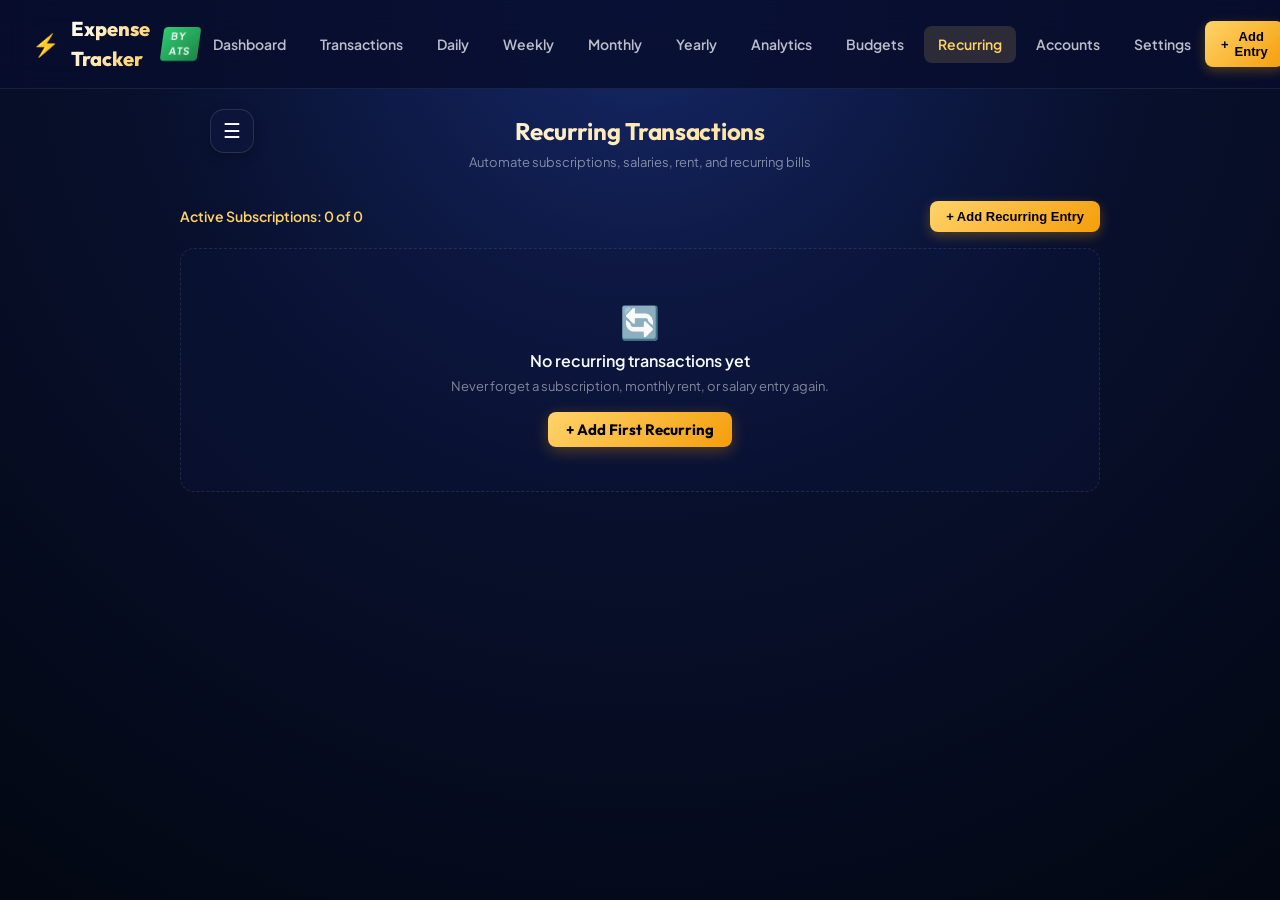
<file: html/recurring.html>
<!DOCTYPE html>
<html lang="en">
<head>
<meta charset="UTF-8">
<meta name="viewport" content="width=device-width, initial-scale=1.0">
<title>Recurring Transactions — Expense Tracker</title>
<meta name="theme-color" content="#08102d">

<link rel="stylesheet" href="../css/app.css">
<link rel="stylesheet" href="../css/components.css">
</head>

<body>

<header class="header">
    <div class="top-actions">
        <button id="menuBtn" class="glass-btn" title="Open Menu">☰</button>
    </div>
    <h2>Recurring Transactions</h2>
    <p style="font-size: 13px; color: var(--text-muted); margin-top: 4px;">Automate subscriptions, salaries, rent, and recurring bills</p>
</header>

<div id="menuPopup" class="home-menu hidden">
    <!-- Managed by nav.js -->
</div>

<main class="page-container">

    <!-- TOP ACTIONS & DUE COUNTDOWN BANNER -->
    <div style="display: flex; justify-content: space-between; align-items: center; margin-bottom: 16px; flex-wrap: wrap; gap: 10px;">
        <span id="recurringSummaryCount" style="font-size: 14px; font-weight: 600; color: var(--gold);">Active Subscriptions: 0</span>
        <button id="addRecurringBtn" class="desktop-add-btn">+ Add Recurring Entry</button>
    </div>

    <!-- RECURRING LIST -->
    <div id="recurringListContainer">
        <!-- Populated by recurring.js -->
    </div>

</main>

<!-- ADD / EDIT RECURRING MODAL -->
<div id="recurringModal" class="modal modal-hidden">
<div class="modal-content">
    <h2 id="recurringModalTitle">Add Recurring Item</h2>

    <div class="type-toggle">
        <button id="recExpenseBtn" class="active">Expense</button>
        <button id="recIncomeBtn">Income</button>
    </div>

    <input id="recTitleInput" placeholder="Title (e.g. Netflix, Rent, Salary)">

    <input id="recAmountInput" type="number" step="any" placeholder="Amount">

    <div class="setup-field">
        <label>Frequency</label>
        <select id="recFrequencySelect">
            <option value="monthly" selected>Monthly</option>
            <option value="weekly">Weekly</option>
            <option value="daily">Daily</option>
            <option value="yearly">Yearly</option>
        </select>
    </div>

    <div class="setup-field">
        <label>Category</label>
        <select id="recCategorySelect">
            <option value="subscriptions">📺 Subscriptions</option>
            <option value="bills">🧾 Bills & Utilities</option>
            <option value="rent">🏠 Rent / Housing</option>
            <option value="salary">💰 Salary / Wage</option>
            <option value="education">📚 Education / Tuition</option>
            <option value="gym">🏋️ Gym / Fitness</option>
            <option value="other">💸 Other</option>
        </select>
    </div>

    <div class="setup-field">
        <label>Account</label>
        <select id="recAccountSelect">
            <!-- Populated from accounts -->
        </select>
    </div>

    <div class="setup-field">
        <label>Next Due Date</label>
        <input id="recNextDateInput" type="date">
    </div>

    <div style="display: flex; align-items: center; gap: 10px; margin: 6px 0;">
        <input type="checkbox" id="recAutoRecordCheck" style="width: auto;" checked>
        <label for="recAutoRecordCheck" style="font-size: 13px; color: var(--text-secondary); cursor: pointer;">Automatically record when due</label>
    </div>

    <div style="display: flex; gap: 10px; margin-top: 10px;">
        <button id="cancelRecurringBtn" class="btn-secondary" style="flex: 1;">Cancel</button>
        <button id="saveRecurringBtn" class="modal-submit-btn" style="flex: 1; margin: 0;">Save Recurring</button>
    </div>
</div>
</div>

<script src="../js/storage.js"></script>
<script src="../js/category-utils.js"></script>
<script src="../js/period-utils.js"></script>
<script src="../js/ui-feedback.js"></script>
<script src="../js/nav.js"></script>
<script src="../js/recurring.js"></script>
</body>
</html>
</file>
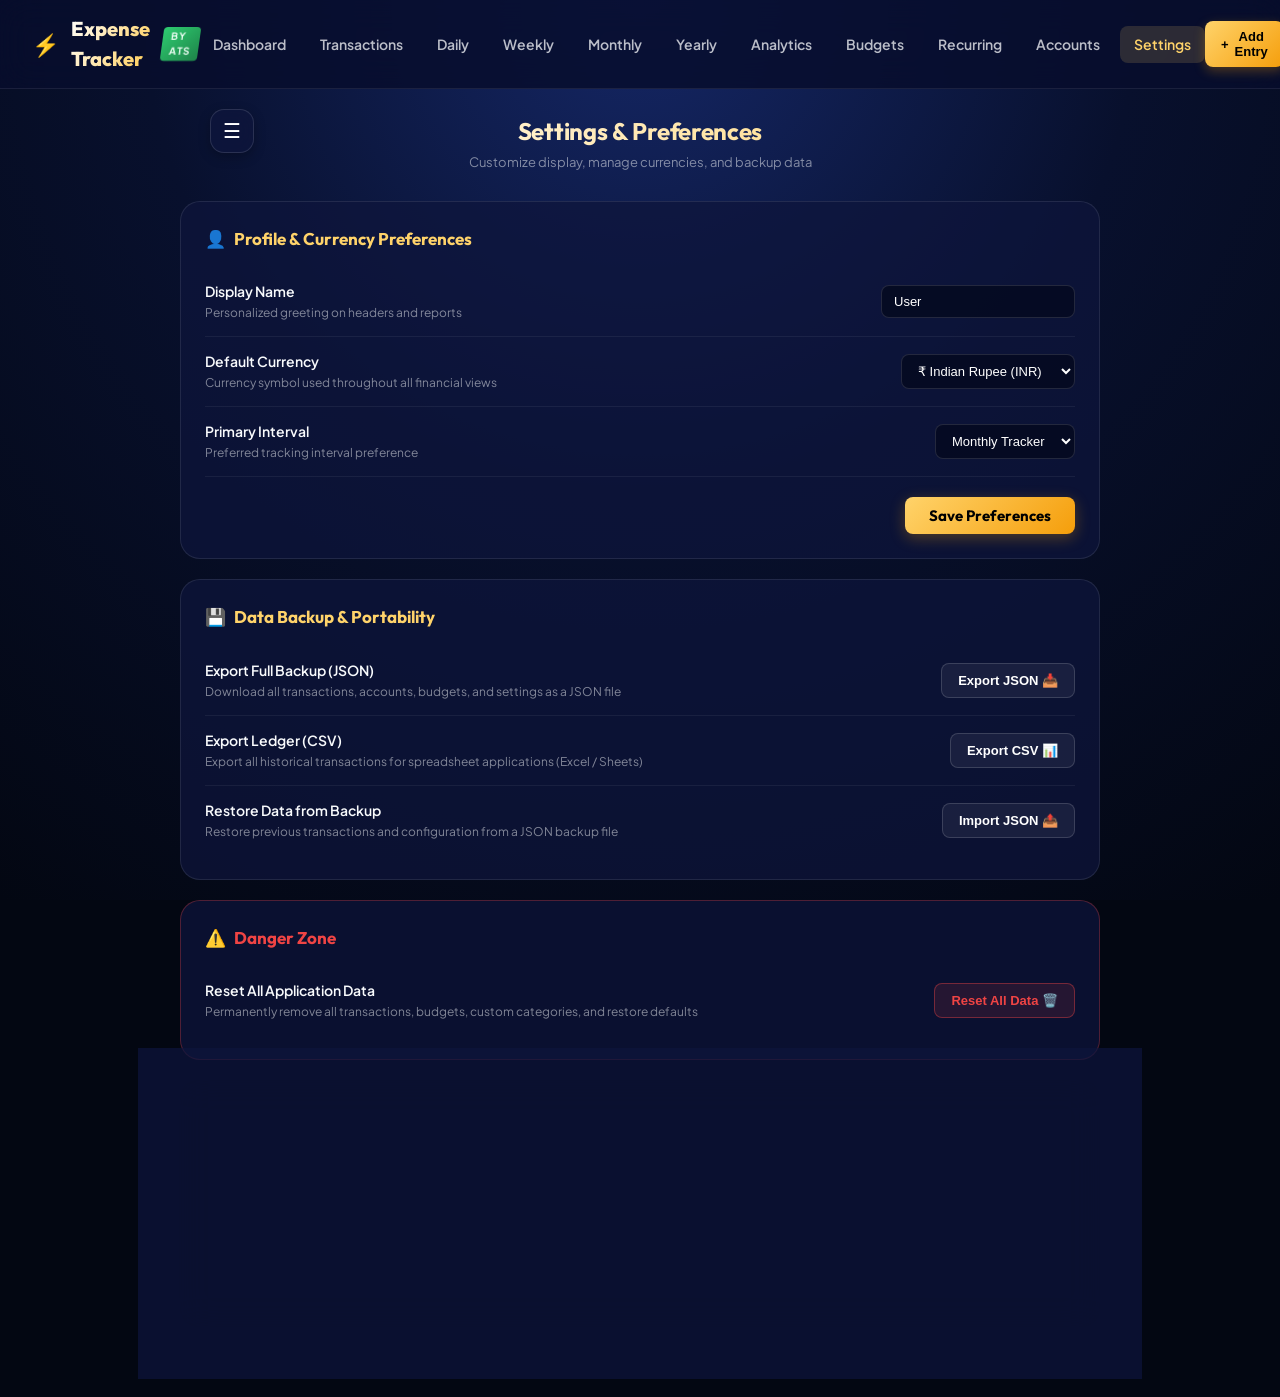
<file: html/settings.html>
<!DOCTYPE html>
<html lang="en">
<head>
<meta charset="UTF-8">
<meta name="viewport" content="width=device-width, initial-scale=1.0">
<title>Settings — Expense Tracker</title>
<meta name="theme-color" content="#08102d">

<link rel="stylesheet" href="../css/app.css">
<link rel="stylesheet" href="../css/components.css">
</head>

<body>

<header class="header">
    <div class="top-actions">
        <button id="menuBtn" class="glass-btn" title="Open Menu">☰</button>
    </div>
    <h2>Settings & Preferences</h2>
    <p style="font-size: 13px; color: var(--text-muted); margin-top: 4px;">Customize display, manage currencies, and backup data</p>
</header>

<div id="menuPopup" class="home-menu hidden">
    <!-- Managed by nav.js -->
</div>

<main class="page-container">

    <!-- PREFERENCES SECTION -->
    <div class="settings-section">
        <div class="settings-section-title">
            <span>👤</span> Profile & Currency Preferences
        </div>

        <div class="settings-row">
            <div class="settings-label">
                <h4>Display Name</h4>
                <p>Personalized greeting on headers and reports</p>
            </div>
            <div class="settings-control">
                <input type="text" id="settingUsername" placeholder="Your Name">
            </div>
        </div>

        <div class="settings-row">
            <div class="settings-label">
                <h4>Default Currency</h4>
                <p>Currency symbol used throughout all financial views</p>
            </div>
            <div class="settings-control">
                <select id="settingCurrency">
                    <option value="INR|₹">₹ Indian Rupee (INR)</option>
                    <option value="USD|$">$ US Dollar (USD)</option>
                    <option value="EUR|€">€ Euro (EUR)</option>
                    <option value="GBP|£">£ British Pound (GBP)</option>
                    <option value="AED|AED">AED UAE Dirham</option>
                    <option value="CAD|C$">C$ Canadian Dollar</option>
                    <option value="AUD|A$">A$ Australian Dollar</option>
                    <option value="JPY|¥">¥ Japanese Yen</option>
                </select>
            </div>
        </div>

        <div class="settings-row">
            <div class="settings-label">
                <h4>Primary Interval</h4>
                <p>Preferred tracking interval preference</p>
            </div>
            <div class="settings-control">
                <select id="settingInterval">
                    <option value="daily">Daily Tracker</option>
                    <option value="weekly">Weekly Tracker</option>
                    <option value="monthly" selected>Monthly Tracker</option>
                    <option value="yearly">Yearly Tracker</option>
                </select>
            </div>
        </div>

        <div style="text-align: right; margin-top: 14px;">
            <button id="savePreferencesBtn" class="modal-submit-btn" style="width: auto; padding: 9px 24px;">Save Preferences</button>
        </div>
    </div>

    <!-- DATA MANAGEMENT SECTION -->
    <div class="settings-section">
        <div class="settings-section-title">
            <span>💾</span> Data Backup & Portability
        </div>

        <div class="settings-row">
            <div class="settings-label">
                <h4>Export Full Backup (JSON)</h4>
                <p>Download all transactions, accounts, budgets, and settings as a JSON file</p>
            </div>
            <div>
                <button id="exportJsonBtn" class="btn-secondary">Export JSON 📥</button>
            </div>
        </div>

        <div class="settings-row">
            <div class="settings-label">
                <h4>Export Ledger (CSV)</h4>
                <p>Export all historical transactions for spreadsheet applications (Excel / Sheets)</p>
            </div>
            <div>
                <button id="exportCsvSettingsBtn" class="btn-secondary">Export CSV 📊</button>
            </div>
        </div>

        <div class="settings-row">
            <div class="settings-label">
                <h4>Restore Data from Backup</h4>
                <p>Restore previous transactions and configuration from a JSON backup file</p>
            </div>
            <div>
                <input type="file" id="importFileInput" accept=".json" style="display: none;">
                <button id="importJsonBtn" class="btn-secondary">Import JSON 📤</button>
            </div>
        </div>
    </div>

    <!-- DANGER ZONE -->
    <div class="settings-section" style="border-color: rgba(239, 68, 68, 0.3);">
        <div class="settings-section-title" style="color: var(--expense);">
            <span>⚠️</span> Danger Zone
        </div>

        <div class="settings-row">
            <div class="settings-label">
                <h4>Reset All Application Data</h4>
                <p>Permanently remove all transactions, budgets, custom categories, and restore defaults</p>
            </div>
            <div>
                <button id="resetAllDataBtn" class="btn-danger-outline">Reset All Data 🗑️</button>
            </div>
        </div>
    </div>

    <!-- ABOUT SECTION -->
    <div class="glass-panel" style="text-align: center; padding: 28px 20px;">
        <div style="font-size: 36px; margin-bottom: 8px;">⚡</div>
        <h3 style="font-family: 'Outfit', sans-serif; font-size: 20px; font-weight: 800; background: linear-gradient(120deg, #fff, #ffd36a); -webkit-background-clip: text; -webkit-text-fill-color: transparent;">Expense Tracker</h3>
        <p style="font-size: 13px; color: var(--text-secondary); margin: 4px 0 14px;">Track. Save. Grow.</p>
        <div style="display: inline-block; padding: 4px 14px; background: linear-gradient(135deg, #2ecc71, #1e8449); border-radius: 6px; transform: skewX(-10deg); font-weight: 700; font-size: 12px; letter-spacing: 1px;">
            BY ATS
        </div>
        <p style="font-size: 11px; color: var(--text-muted); margin-top: 16px;">
            Version 2.0.0 &bull; Offline-First &bull; Firebase-Ready Architecture
        </p>
    </div>

</main>

<script src="../js/storage.js"></script>
<script src="../js/category-utils.js"></script>
<script src="../js/period-utils.js"></script>
<script src="../js/ui-feedback.js"></script>
<script src="../js/nav.js"></script>
<script src="../js/settings.js"></script>
</body>
</html>
</file>
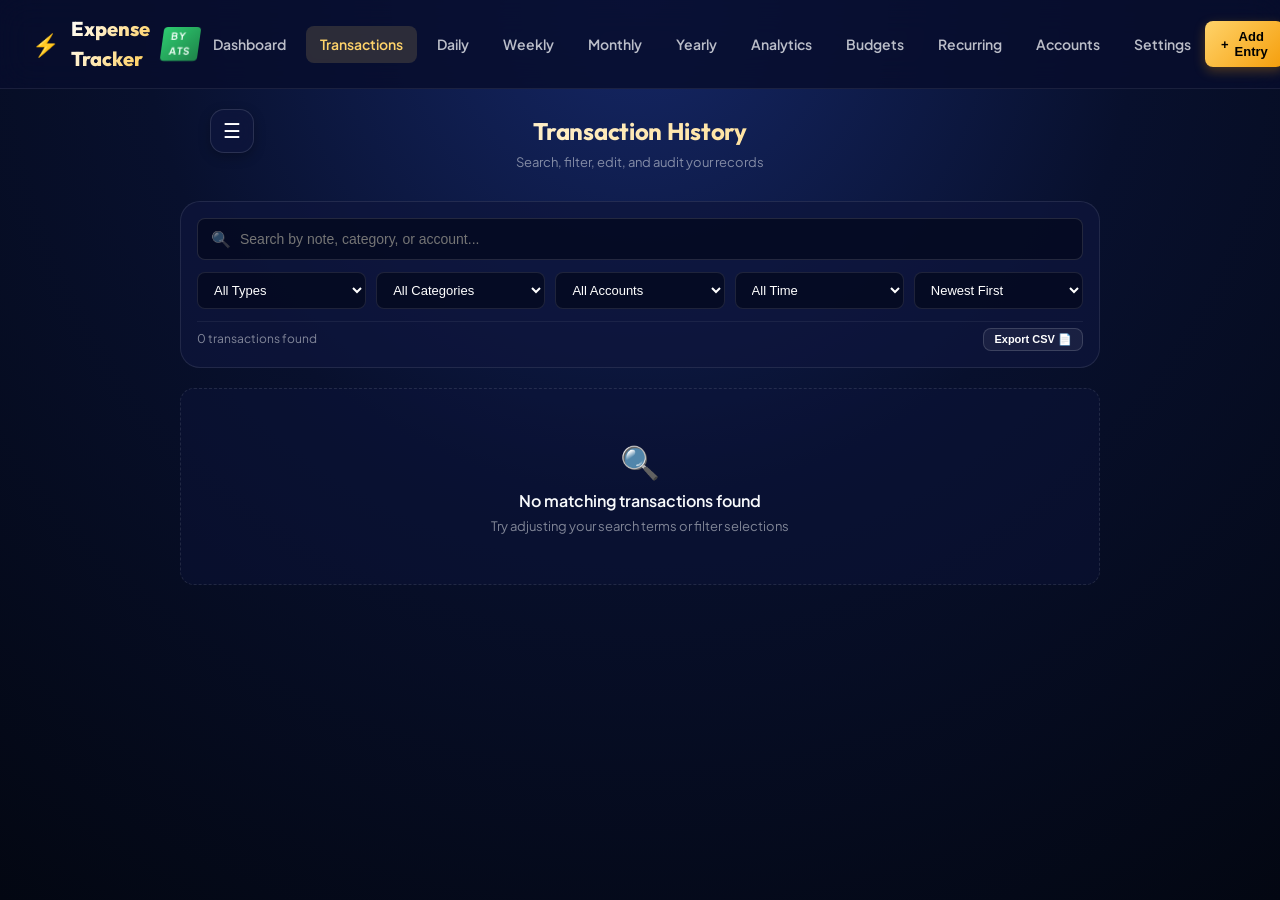
<file: html/transactions.html>
<!DOCTYPE html>
<html lang="en">
<head>
<meta charset="UTF-8">
<meta name="viewport" content="width=device-width, initial-scale=1.0">
<title>Transaction History — Expense Tracker</title>
<meta name="theme-color" content="#08102d">

<link rel="stylesheet" href="../css/app.css">
<link rel="stylesheet" href="../css/components.css">
</head>

<body>

<header class="header">
    <div class="top-actions">
        <button id="menuBtn" class="glass-btn" title="Open Menu">☰</button>
    </div>
    <h2>Transaction History</h2>
    <p style="font-size: 13px; color: var(--text-muted); margin-top: 4px;">Search, filter, edit, and audit your records</p>
</header>

<div id="menuPopup" class="home-menu hidden">
    <!-- Managed by nav.js -->
</div>

<main class="page-container">

    <!-- SEARCH & MULTI-FILTER BAR -->
    <div class="search-filter-box">
        <div class="search-input-wrapper">
            <span class="search-icon-fixed">🔍</span>
            <input type="text" id="searchInput" placeholder="Search by note, category, or account...">
        </div>

        <div class="filter-row">
            <select id="typeFilter" class="filter-select">
                <option value="all">All Types</option>
                <option value="expense">Expense Only</option>
                <option value="income">Income Only</option>
            </select>

            <select id="categoryFilter" class="filter-select">
                <option value="all">All Categories</option>
            </select>

            <select id="accountFilter" class="filter-select">
                <option value="all">All Accounts</option>
            </select>

            <select id="periodFilter" class="filter-select">
                <option value="all" selected>All Time</option>
                <option value="today">Today</option>
                <option value="week">This Week</option>
                <option value="month">This Month</option>
                <option value="year">This Year</option>
            </select>

            <select id="sortFilter" class="filter-select">
                <option value="date-desc">Newest First</option>
                <option value="date-asc">Oldest First</option>
                <option value="amount-desc">Highest Amount</option>
                <option value="amount-asc">Lowest Amount</option>
            </select>
        </div>

        <div style="display: flex; justify-content: space-between; align-items: center; font-size: 12px; color: var(--text-muted); padding-top: 6px; border-top: 1px solid rgba(255, 255, 255, 0.06);">
            <span id="filteredStats">Loading...</span>
            <button id="exportCsvBtn" class="btn-secondary" style="padding: 4px 10px; font-size: 11px;">Export CSV 📄</button>
        </div>
    </div>

    <!-- TRANSACTIONS CONTAINER -->
    <div id="transactionsFullList">
        <!-- Populated by transactions.js -->
    </div>

</main>

<!-- EDIT TRANSACTION MODAL -->
<div id="editModal" class="modal modal-hidden">
<div class="modal-content">
    <h2>Edit Transaction</h2>
    <input type="hidden" id="editTxId">

    <div class="type-toggle">
        <button id="editIncomeBtn">Income</button>
        <button id="editExpenseBtn">Expense</button>
    </div>

    <div class="category-row">
        <span id="editCategoryIcon">💸</span>
        <select id="editCategory">
            <!-- Populated from categories -->
        </select>
    </div>

    <select id="editAccount">
        <!-- Populated from accounts -->
    </select>

    <input id="editAmount" type="number" step="any" placeholder="Amount">

    <input id="editNote" placeholder="Note / Description">

    <input id="editDate" type="date">

    <div style="display: flex; gap: 10px; margin-top: 6px;">
        <button id="cancelEditBtn" class="btn-secondary" style="flex: 1;">Cancel</button>
        <button id="saveEditBtn" class="modal-submit-btn" style="flex: 1; margin: 0;">Save Changes</button>
    </div>
</div>
</div>

<script src="../js/storage.js"></script>
<script src="../js/category-utils.js"></script>
<script src="../js/period-utils.js"></script>
<script src="../js/ui-feedback.js"></script>
<script src="../js/nav.js"></script>
<script src="../js/transactions.js"></script>
</body>
</html>
</file>
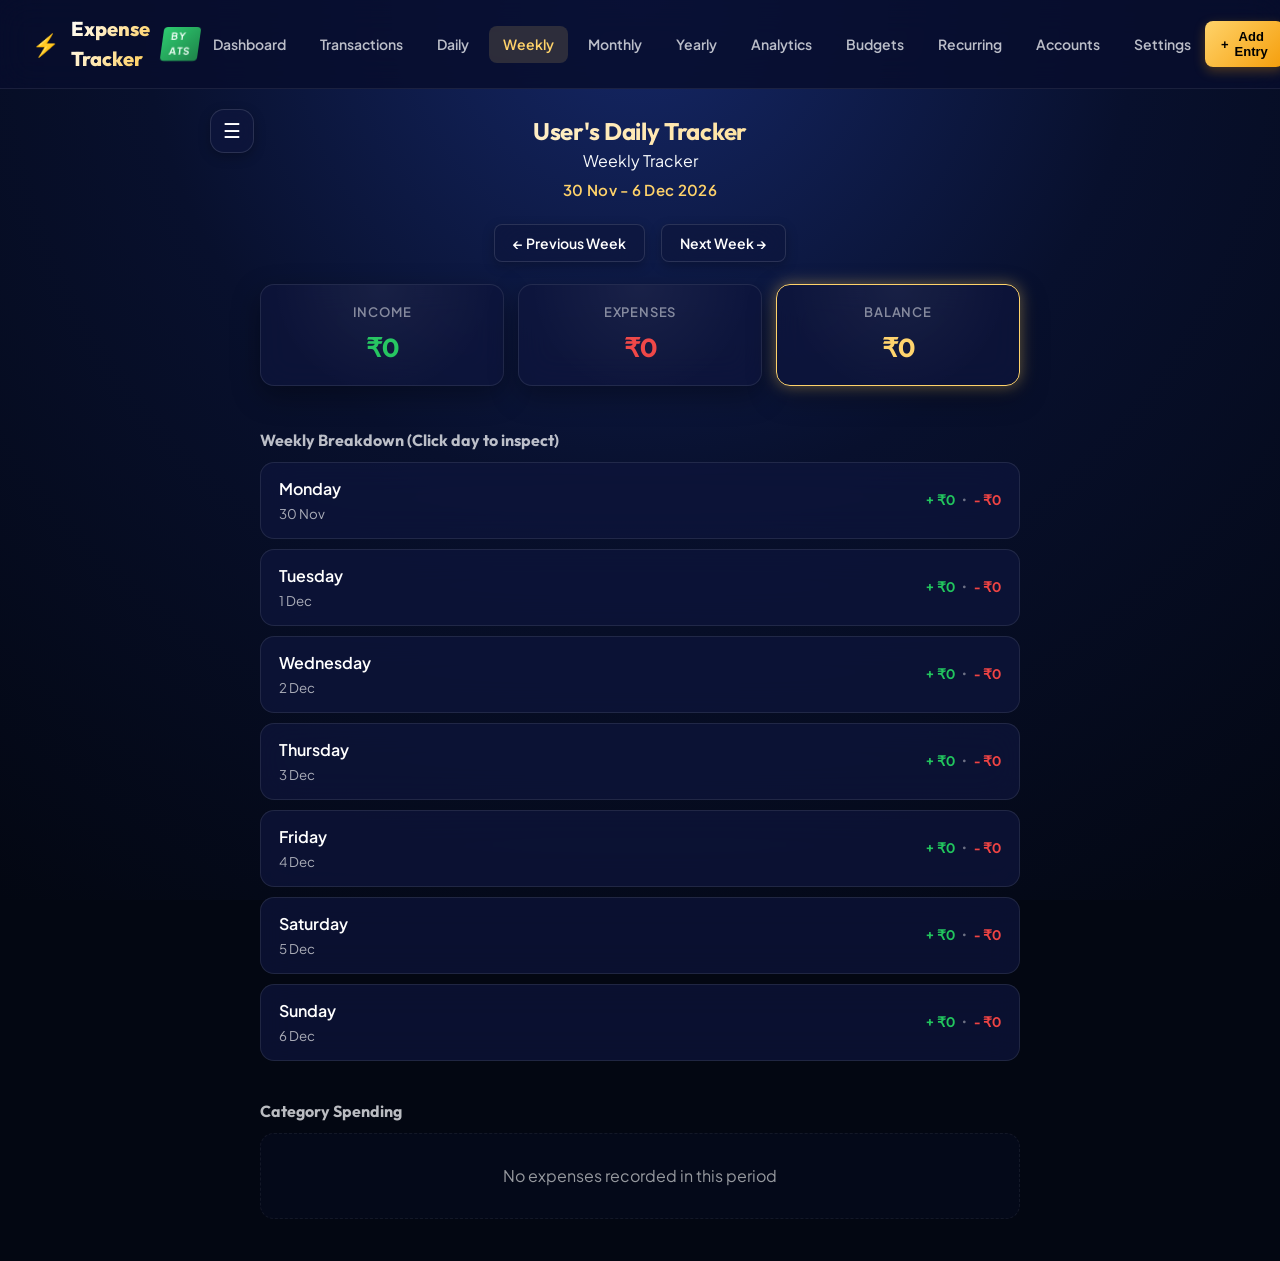
<file: html/weekly.html>
<!DOCTYPE html>
<html lang="en">
<head>
<meta charset="UTF-8">
<meta name="viewport" content="width=device-width, initial-scale=1.0">
<title>Weekly Tracker — Expense Tracker</title>
<meta name="theme-color" content="#08102d">

<link rel="stylesheet" href="../css/app.css">
<link rel="stylesheet" href="../css/components.css">
<link rel="stylesheet" href="../css/period.css">
</head>
<body>
<header class="header">
<div class="top-actions"><button id="menuBtn" class="glass-btn" title="Open Menu">☰</button></div>
<h2 id="accountName">Personal Account</h2>
<p id="periodTitle">Weekly Tracker</p>
<p id="periodRange" class="period-range"></p>
</header>

<div id="menuPopup" class="home-menu hidden">
<!-- Managed by nav.js -->
<a href="dashboard.html">🏠 Dashboard</a>
<a href="transactions.html">💳 Transactions</a>
<a href="daily.html">📅 Daily</a>
<a href="weekly.html" class="active">📆 Weekly</a>
<a href="monthly.html">🗓 Monthly</a>
<a href="yearly.html">📊 Yearly</a>
<a href="analytics.html">📈 Analytics</a>
<a href="budgets.html">🎯 Budgets</a>
<a href="recurring.html">🔄 Recurring</a>
<a href="accounts.html">🏦 Accounts</a>
<a href="settings.html">⚙ Settings</a>
</div>

<div class="period-controls">
<button id="previousPeriod">← Previous Week</button>
<button id="nextPeriod">Next Week →</button>
</div>

<section class="summary">
<div class="summary-card"><h3>Income</h3><p id="incomeTotal">₹0</p></div>
<div class="summary-card"><h3>Expenses</h3><p id="expenseTotal">₹0</p></div>
<div class="summary-card balance"><h3>Balance</h3><p id="balanceTotal">₹0</p></div>
</section>

<section class="period-section">
<h3>Weekly Breakdown (Click day to inspect)</h3>
<div id="breakdownList" class="period-list"></div>
</section>

<section class="period-section">
<h3>Category Spending</h3>
<div id="categoryList" class="period-list"></div>
</section>

<script src="../js/storage.js"></script>
<script src="../js/category-utils.js"></script>
<script src="../js/period-utils.js"></script>
<script src="../js/ui-feedback.js"></script>
<script src="../js/nav.js"></script>
<script src="../js/period-view.js"></script>
<script src="../js/weekly.js"></script>
</body>
</html>
</file>
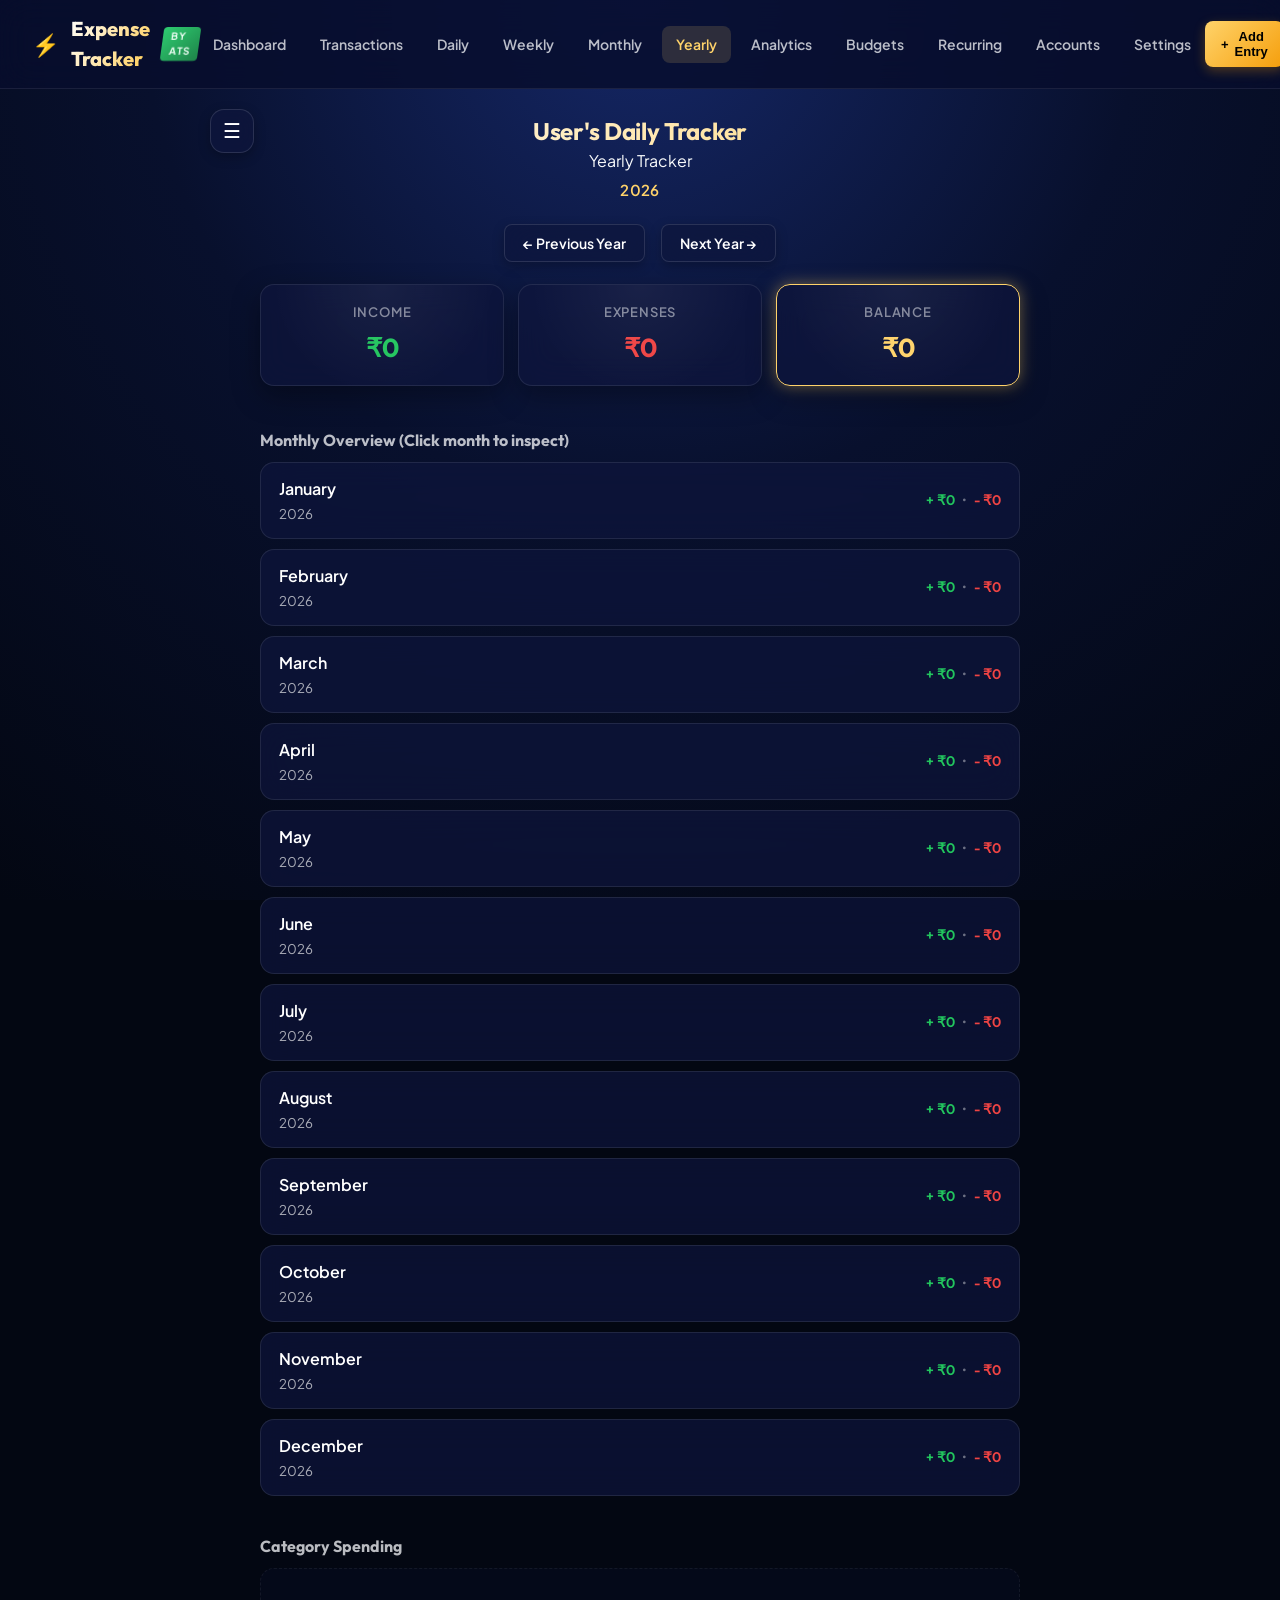
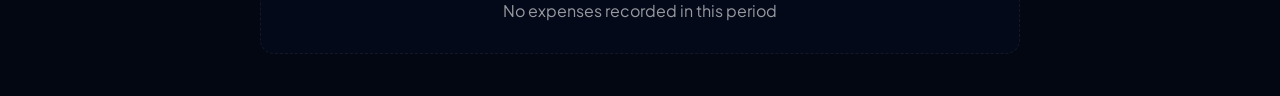
<file: html/yearly.html>
<!DOCTYPE html>
<html lang="en">
<head>
<meta charset="UTF-8">
<meta name="viewport" content="width=device-width, initial-scale=1.0">
<title>Yearly Tracker — Expense Tracker</title>
<meta name="theme-color" content="#08102d">

<link rel="stylesheet" href="../css/app.css">
<link rel="stylesheet" href="../css/components.css">
<link rel="stylesheet" href="../css/period.css">
</head>
<body>
<header class="header">
<div class="top-actions"><button id="menuBtn" class="glass-btn" title="Open Menu">☰</button></div>
<h2 id="accountName">Personal Account</h2>
<p id="periodTitle">Yearly Tracker</p>
<p id="periodRange" class="period-range"></p>
</header>

<div id="menuPopup" class="home-menu hidden">
<!-- Managed by nav.js -->
<a href="dashboard.html">🏠 Dashboard</a>
<a href="transactions.html">💳 Transactions</a>
<a href="daily.html">📅 Daily</a>
<a href="weekly.html">📆 Weekly</a>
<a href="monthly.html">🗓 Monthly</a>
<a href="yearly.html" class="active">📊 Yearly</a>
<a href="analytics.html">📈 Analytics</a>
<a href="budgets.html">🎯 Budgets</a>
<a href="recurring.html">🔄 Recurring</a>
<a href="accounts.html">🏦 Accounts</a>
<a href="settings.html">⚙ Settings</a>
</div>

<div class="period-controls">
<button id="previousPeriod">← Previous Year</button>
<button id="nextPeriod">Next Year →</button>
</div>

<section class="summary">
<div class="summary-card"><h3>Income</h3><p id="incomeTotal">₹0</p></div>
<div class="summary-card"><h3>Expenses</h3><p id="expenseTotal">₹0</p></div>
<div class="summary-card balance"><h3>Balance</h3><p id="balanceTotal">₹0</p></div>
</section>

<section class="period-section">
<h3>Monthly Overview (Click month to inspect)</h3>
<div id="breakdownList" class="period-list"></div>
</section>

<section class="period-section">
<h3>Category Spending</h3>
<div id="categoryList" class="period-list"></div>
</section>

<script src="../js/storage.js"></script>
<script src="../js/category-utils.js"></script>
<script src="../js/period-utils.js"></script>
<script src="../js/ui-feedback.js"></script>
<script src="../js/nav.js"></script>
<script src="../js/period-view.js"></script>
<script src="../js/yearly.js"></script>
</body>
</html>
</file>
<file: css/intro.css>
* {
    box-sizing: border-box;
}

body {
    margin: 0;
    font-family: "Segoe UI", Arial, sans-serif;
}

/* SPLASH */
.splash {
    position: fixed;
    inset: 0;
    background: linear-gradient(#162a6a, #050814);
    overflow: hidden;
}

/* =====================
   YELLOW LIGHTNING GLOW
===================== */

.lightning-glow {
    position: absolute;
    top: 50%;
    left: 50%;
    width: 120%;
    height: 120%;
    transform: translate(-50%, -50%);
    background: radial-gradient(
        ellipse at center,
        rgba(255, 214, 102, 0.28),
        rgba(255, 214, 102, 0.12),
        transparent 60%
    );
    filter: blur(90px);
    animation: lightningPulse 4s ease-in-out infinite;
    z-index: 1;
}

@keyframes lightningPulse {
    0%, 100% { opacity: 0.35; }
    50% { opacity: 0.6; }
}

/* =====================
   COINS — LEFT (LOWER)
===================== */

.coins-area {
    position: absolute;
    left: 12px;
    top: 72%;
    width: 100px;
    z-index: 2;
}

.coin {
    position: absolute;
    width: 38px;
    height: 38px;
    border-radius: 50%;
    background: radial-gradient(circle at 30% 30%, #fff6b0, #d4a017 60%, #9e7c0c);
    border: 3px solid #f5d76e;
    color: #8a6a00;
    font-weight: 800;
    font-size: 16px;
    display: flex;
    align-items: center;
    justify-content: center;
    box-shadow:
        inset 0 0 6px rgba(255,255,255,0.6),
        inset 0 -4px 6px rgba(0,0,0,0.3),
        0 8px 14px rgba(0,0,0,0.5),
        0 0 12px rgba(255, 215, 100, 0.5);
    animation: coinDrop 1.6s ease-out forwards;
}

.c1 { left: 0; }
.c2 { left: 20px; animation-delay: 0.15s; }
.c3 { left: 40px; animation-delay: 0.3s; }
.c4 { left: 10px; animation-delay: 0.45s; }

@keyframes coinDrop {
    to { transform: translateY(190px); }
}

/* =====================
   CASH — RIGHT (LOWER)
===================== */

.cash-area {
    position: absolute;
    right: 12px;
    top: 72%;
    width: 130px;
    z-index: 2;
}

.note {
    position: absolute;
    width: 84px;
    height: 40px;
    border-radius: 6px;
    background: linear-gradient(135deg, #2ecc71, #1e8449);
    border: 2px solid #a9dfbf;
    box-shadow:
        inset 0 0 6px rgba(255,255,255,0.4),
        0 10px 18px rgba(0,0,0,0.5),
        0 0 14px rgba(46, 204, 113, 0.6);
    animation: noteDrop 1.8s ease-out forwards;
}

.note span {
    position: absolute;
    inset: 0;
    display: flex;
    align-items: center;
    justify-content: center;
    font-weight: 700;
    color: rgba(255,255,255,0.85);
}

.n1 { right: 0; }
.n2 { right: 18px; animation-delay: 0.2s; }
.n3 { right: 36px; animation-delay: 0.4s; }
.n4 { right: 10px; animation-delay: 0.6s; }

@keyframes noteDrop {
    to { transform: translateY(190px); }
}

/* =====================
   BRAND (LAYOUT FIX)
===================== */

.splash-content {
    position: absolute;
    inset: 0;
    display: flex;
    flex-direction: column;
    align-items: center;
    justify-content: center;
    color: white;
    z-index: 3;
    text-align: center;
}

/* TITLE */
.app-title {
    font-size: 44px;
    font-weight: 800;
    margin-bottom: 5px; /* ⬅ creates 2-line gap */
    animation: titleFloat 6s ease-in-out infinite;
}

@keyframes titleFloat {
    0%, 100% { transform: translateY(0); }
    50% { transform: translateY(-6px); }
}

.shine {
    background: linear-gradient(120deg, #ffffff, #ffd36a, #ffffff);
    background-size: 200%;
    -webkit-background-clip: text;
    -webkit-text-fill-color: transparent;
    animation: shine 3s infinite;
}

@keyframes shine {
    from { background-position: 200%; }
    to { background-position: -200%; }
}

/* TAGLINE */
.tagline {
    font-size: 18px;
    margin-top: 0;
    margin-bottom: 14px; /* ⬅ snug before By ATS */
    animation: taglineFloat 7s ease-in-out infinite;
    opacity: 0.9;
}

@keyframes taglineFloat {
    0%, 100% { transform: translateY(0); opacity: 0.75; }
    50% { transform: translateY(-4px); opacity: 1; }
}

/* =====================
   BY ATS — CASH TAG
===================== */

.byline-box {
    padding: 6px 18px;
    background: linear-gradient(135deg, #2ecc71, #1e8449);
    border: 2px solid #000;
    border-radius: 6px;
    transform: skewX(-12deg);
    box-shadow:
        0 0 10px rgba(46, 204, 113, 0.6),
        inset 0 0 6px rgba(255,255,255,0.35);
    animation: cashFloat 8s ease-in-out infinite;
}

.byline {
    display: block;
    transform: skewX(12deg);
    font-size: 13px;
    letter-spacing: 2px;
    color: #ecfdf3;
    font-weight: 700;
}

@keyframes cashFloat {
    0%, 100% {
        transform: translateY(0) skewX(-12deg);
        box-shadow: 0 0 10px rgba(46, 204, 113, 0.6);
    }
    50% {
        transform: translateY(-3px) skewX(-12deg);
        box-shadow: 0 0 16px rgba(46, 204, 113, 0.85);
    }
}
/* =====================
   PREMIUM LIGHTNING FX
===================== */

/* LIGHTNING STREAK */

.lightning-streak{
    position:absolute;
    width:2px;
    height:140%;
    top:-20%;
    left:30%;
    background:linear-gradient(
        to bottom,
        transparent,
        rgba(255,220,120,0.9),
        rgba(255,220,120,0.6),
        transparent
    );
    filter:blur(1px);
    opacity:0.35;
    animation:lightningFlash 6s infinite;
    z-index:1;
}

.lightning-streak.second{
    left:70%;
    animation-delay:3s;
}

/* FLASH ANIMATION */

@keyframes lightningFlash{
    0%,85%,100%{
        opacity:0;
        transform:scaleY(0.6);
    }

    90%{
        opacity:0.5;
        transform:scaleY(1);
    }

    92%{
        opacity:0.25;
    }

    94%{
        opacity:0.6;
    }

    96%{
        opacity:0;
    }
}


/* =====================
   ELECTRIC WAVE
===================== */

.electric-wave{
    position:absolute;
    inset:-40%;
    background:radial-gradient(
        circle at center,
        rgba(255,215,100,0.15),
        rgba(255,215,100,0.08),
        transparent 65%
    );
    filter:blur(60px);
    animation:electricPulse 8s ease-in-out infinite;
    z-index:1;
}

@keyframes electricPulse{

    0%,100%{
        transform:scale(1);
        opacity:0.35;
    }

    50%{
        transform:scale(1.08);
        opacity:0.6;
    }

}


/* =====================
   GOLD PARTICLES
===================== */

.gold-particles{
    position:absolute;
    inset:0;
    background-image:
        radial-gradient(rgba(255,215,120,0.7) 1px, transparent 1px),
        radial-gradient(rgba(255,215,120,0.5) 1px, transparent 1px);
    background-size:120px 120px, 160px 160px;
    background-position:0 0, 40px 60px;
    opacity:0.15;
    animation:particleMove 20s linear infinite;
    z-index:1;
}

@keyframes particleMove{
    from{
        transform:translateY(0);
    }
    to{
        transform:translateY(-80px);
    }
}
/* DESKTOP BALANCE */

.splash-content{
    max-width:700px;
    margin:auto;
}

@media (min-width:900px){

    .app-title{
        font-size:64px;
    }

    .tagline{
        font-size:22px;
    }

}
</file>
<file: css/app.css>
/* ==========================================================================
   EXPENSE TRACKER — UNIFIED DESIGN SYSTEM (css/app.css)
   Preserves all existing classes while elevating the application to
   a state-of-the-art, financial-tech inspired visual experience.
   ========================================================================== */

@import url('https://fonts.googleapis.com/css2?family=Outfit:wght@400;500;600;700;800&family=Plus+Jakarta+Sans:wght@400;500;600;700&display=swap');

/* ==========================================
   DESIGN TOKENS & CSS VARIABLES
   ========================================== */
:root {
    /* Brand Theme Colors */
    --bg-dark: #030712;
    --bg-navy: #08102d;
    --bg-deep-blue: #0e1b4d;
    --bg-sapphire: #14276d;
    --bg-gradient: radial-gradient(circle at 50% 0%, #152766 0%, #08102d 45%, #030712 100%);

    /* Gold / Lightning Brand Accents */
    --gold: #ffd36a;
    --gold-glow: rgba(255, 211, 106, 0.4);
    --gold-hover: #ffe28d;
    --gold-muted: rgba(255, 211, 106, 0.15);
    --amber: #f59e0b;

    /* Financial Status Colors */
    --income: #22c55e;
    --income-glow: rgba(34, 197, 94, 0.35);
    --income-bg: rgba(34, 197, 94, 0.12);
    --income-border: rgba(34, 197, 94, 0.4);

    --expense: #ef4444;
    --expense-glow: rgba(239, 68, 68, 0.35);
    --expense-bg: rgba(239, 68, 68, 0.12);
    --expense-border: rgba(239, 68, 68, 0.4);

    --info: #38bdf8;
    --info-glow: rgba(56, 189, 248, 0.35);

    /* Glass Surfaces */
    --card-bg: rgba(14, 22, 60, 0.72);
    --card-bg-elevated: rgba(20, 32, 85, 0.85);
    --card-border: rgba(255, 255, 255, 0.09);
    --card-border-hover: rgba(255, 211, 106, 0.3);
    --glass-blur: blur(16px);

    /* Typography Colors */
    --text-primary: #f8fafc;
    --text-secondary: rgba(248, 250, 252, 0.75);
    --text-muted: rgba(248, 250, 252, 0.5);
    --text-dim: rgba(248, 250, 252, 0.35);

    /* Radii & Shadows */
    --radius-sm: 8px;
    --radius-md: 14px;
    --radius-lg: 20px;
    --radius-full: 9999px;

    --shadow-sm: 0 4px 12px rgba(0, 0, 0, 0.25);
    --shadow-md: 0 10px 28px rgba(0, 0, 0, 0.35);
    --shadow-lg: 0 18px 45px rgba(0, 0, 0, 0.5);
    --shadow-glow: 0 0 25px var(--gold-glow);
}

/* ==========================================
   BASE & RESET
   ========================================== */
* {
    box-sizing: border-box;
    margin: 0;
    padding: 0;
    -webkit-tap-highlight-color: transparent;
}

body {
    margin: 0;
    font-family: 'Plus Jakarta Sans', 'Outfit', 'Segoe UI', -apple-system, BlinkMacSystemFont, Arial, sans-serif;
    background: var(--bg-dark);
    background-image: var(--bg-gradient);
    background-attachment: fixed;
    color: var(--text-primary);
    min-height: 100vh;
    overflow-x: hidden;
    line-height: 1.5;
    padding-bottom: 84px; /* Space for bottom navigation on mobile */
}

@media (min-width: 900px) {
    body {
        padding-bottom: 30px;
    }
}

/* Scrollbar */
::-webkit-scrollbar {
    width: 8px;
    height: 8px;
}
::-webkit-scrollbar-track {
    background: rgba(3, 7, 18, 0.5);
}
::-webkit-scrollbar-thumb {
    background: rgba(255, 211, 106, 0.2);
    border-radius: 4px;
}
::-webkit-scrollbar-thumb:hover {
    background: rgba(255, 211, 106, 0.4);
}

/* ==========================================
   APP HEADER
   ========================================== */
.header {
    text-align: center;
    padding: 24px 20px 12px;
    position: relative;
    max-width: 900px;
    margin: 0 auto;
}

.header h2, #accountName {
    margin: 0;
    font-size: 24px;
    font-weight: 700;
    font-family: 'Outfit', sans-serif;
    letter-spacing: -0.3px;
    background: linear-gradient(120deg, #ffffff, #ffd36a);
    -webkit-background-clip: text;
    -webkit-text-fill-color: transparent;
}

#todayDate {
    opacity: 0.85;
    margin-top: 6px;
    display: inline-block;
}

.clickable-date {
    cursor: pointer;
    display: inline-flex;
    flex-direction: column;
    align-items: center;
    padding: 6px 14px;
    border-radius: var(--radius-md);
    background: rgba(255, 255, 255, 0.05);
    border: 1px solid rgba(255, 255, 255, 0.08);
    transition: all 0.25s ease;
}

.clickable-date:hover {
    background: rgba(255, 211, 106, 0.12);
    border-color: rgba(255, 211, 106, 0.35);
    transform: translateY(-1px);
}

/* Top Actions */
.top-actions {
    position: absolute;
    top: 20px;
    left: 20px;
    z-index: 1000;
}

.top-actions-right {
    position: absolute;
    top: 20px;
    right: 20px;
    z-index: 1000;
}

/* Menu Button */
.glass-btn {
    width: 44px;
    height: 44px;
    border: 1px solid rgba(255, 255, 255, 0.12);
    border-radius: var(--radius-md);
    background: rgba(14, 22, 60, 0.8);
    backdrop-filter: var(--glass-blur);
    color: white;
    font-size: 20px;
    display: flex;
    align-items: center;
    justify-content: center;
    cursor: pointer;
    box-shadow: var(--shadow-sm);
    transition: all 0.22s ease;
}

.glass-btn:hover {
    transform: scale(1.06);
    background: rgba(255, 211, 106, 0.15);
    border-color: var(--gold);
    color: var(--gold);
}

.glass-btn:active {
    transform: scale(0.96);
}

/* ==========================================
   SUMMARY CARDS (INCOME, EXPENSE, BALANCE)
   ========================================== */
.summary {
    display: grid;
    grid-template-columns: 1fr;
    gap: 14px;
    padding: 16px 20px;
    max-width: 800px;
    margin: auto;
}

@media (min-width: 640px) {
    .summary {
        grid-template-columns: repeat(3, 1fr);
    }
}

.summary-card {
    background: var(--card-bg);
    backdrop-filter: var(--glass-blur);
    border: 1px solid var(--card-border);
    border-radius: var(--radius-md);
    padding: 18px 20px;
    text-align: center;
    box-shadow: var(--shadow-md);
    transition: all 0.28s ease;
    position: relative;
    overflow: hidden;
}

.summary-card::before {
    content: '';
    position: absolute;
    inset: 0;
    background: radial-gradient(circle at 50% 0%, rgba(255, 255, 255, 0.05), transparent 70%);
    pointer-events: none;
}

.summary-card:hover {
    transform: translateY(-2px);
    box-shadow: var(--shadow-lg);
    border-color: rgba(255, 255, 255, 0.18);
}

.summary-card h3 {
    margin: 0;
    font-size: 13px;
    font-weight: 600;
    text-transform: uppercase;
    letter-spacing: 0.8px;
    color: var(--text-muted);
}

.summary-card p {
    font-size: 26px;
    margin-top: 6px;
    font-weight: 700;
    font-family: 'Outfit', sans-serif;
    color: var(--text-primary);
    letter-spacing: -0.5px;
}

#incomeTotal {
    color: var(--income);
}

#expenseTotal {
    color: var(--expense);
}

/* Balance Card Statuses */
.balance {
    border: 1px solid var(--card-border);
    transition: all 0.35s ease;
}

.balance.positive {
    border-color: var(--income);
    box-shadow: 0 0 15px var(--income-glow), var(--shadow-md);
}

.balance.positive p {
    color: var(--income);
}

.balance.negative {
    border-color: var(--expense);
    box-shadow: 0 0 15px var(--expense-glow), var(--shadow-md);
}

.balance.negative p {
    color: var(--expense);
}

.balance.neutral {
    border-color: var(--gold);
    box-shadow: 0 0 15px var(--gold-glow), var(--shadow-md);
}

.balance.neutral p {
    color: var(--gold);
}

/* ==========================================
   TIMELINE & TRANSACTIONS LIST
   ========================================== */
.timeline {
    max-width: 800px;
    margin: auto;
    padding: 10px 20px 24px;
}

.timeline-title {
    margin-bottom: 14px;
    font-size: 18px;
    font-weight: 700;
    font-family: 'Outfit', sans-serif;
    color: var(--text-secondary);
    display: flex;
    justify-content: space-between;
    align-items: center;
}

/* Filters */
.filters {
    display: flex;
    gap: 8px;
    padding: 6px 0 16px;
    justify-content: flex-start;
    overflow-x: auto;
}

.filters button {
    padding: 7px 16px;
    border: 1px solid rgba(255, 255, 255, 0.08);
    border-radius: var(--radius-full);
    background: rgba(14, 22, 60, 0.6);
    color: var(--text-secondary);
    font-size: 13px;
    font-weight: 600;
    cursor: pointer;
    transition: all 0.2s ease;
    white-space: nowrap;
}

.filters button:hover {
    background: rgba(255, 255, 255, 0.1);
    color: white;
}

.filters button.active {
    background: var(--gold);
    color: #000;
    border-color: var(--gold);
    box-shadow: 0 0 12px var(--gold-glow);
}

/* Transaction Item */
.transaction {
    display: flex;
    align-items: center;
    justify-content: space-between;
    padding: 14px 18px;
    margin-bottom: 10px;
    background: var(--card-bg);
    backdrop-filter: var(--glass-blur);
    border: 1px solid var(--card-border);
    border-radius: var(--radius-md);
    transition: all 0.22s ease;
    gap: 12px;
}

.transaction:hover {
    background: var(--card-bg-elevated);
    border-color: rgba(255, 255, 255, 0.16);
    transform: translateX(2px);
}

.note {
    flex: 1;
    font-size: 15px;
    font-weight: 500;
    color: var(--text-primary);
    display: flex;
    align-items: center;
    gap: 10px;
    overflow: hidden;
    text-overflow: ellipsis;
    white-space: nowrap;
}

.note small {
    display: block;
    font-size: 12px;
    color: var(--text-muted);
    font-weight: 400;
}

.amount {
    min-width: 90px;
    text-align: right;
    font-weight: 700;
    font-family: 'Outfit', sans-serif;
    font-size: 16px;
    letter-spacing: -0.3px;
}

.amount.income, .income {
    color: var(--income);
}

.amount.expense, .expense {
    color: var(--expense);
}

.delete-btn {
    background: none;
    border: none;
    cursor: pointer;
    font-size: 16px;
    margin-left: 8px;
    color: var(--text-muted);
    padding: 6px;
    border-radius: 6px;
    transition: all 0.2s ease;
    display: flex;
    align-items: center;
    justify-content: center;
}

.delete-btn:hover {
    color: var(--expense);
    background: var(--expense-bg);
    transform: scale(1.15);
}

.edit-btn {
    background: none;
    border: none;
    cursor: pointer;
    font-size: 15px;
    color: var(--text-muted);
    padding: 6px;
    border-radius: 6px;
    transition: all 0.2s ease;
    display: flex;
    align-items: center;
    justify-content: center;
}

.edit-btn:hover {
    color: var(--gold);
    background: var(--gold-muted);
    transform: scale(1.15);
}

/* Empty State */
.empty-state {
    text-align: center;
    padding: 44px 20px;
    background: rgba(14, 22, 60, 0.4);
    border: 1px dashed rgba(255, 255, 255, 0.1);
    border-radius: var(--radius-md);
    margin: 12px 0;
}

.empty-state p {
    margin: 4px 0;
}

/* ==========================================
   FLOATING ACTION BUTTON (FAB)
   ========================================== */
#fab {
    position: fixed;
    bottom: 96px;
    right: 24px;
    width: 60px;
    height: 60px;
    border: none;
    border-radius: 50%;
    background: linear-gradient(135deg, #ffd36a, #f59e0b);
    color: #000;
    font-size: 32px;
    font-weight: 700;
    cursor: pointer;
    display: flex;
    align-items: center;
    justify-content: center;
    box-shadow: 0 8px 25px rgba(245, 158, 11, 0.5), 0 0 15px var(--gold-glow);
    z-index: 900;
    transition: all 0.25s cubic-bezier(0.175, 0.885, 0.32, 1.275);
}

#fab:hover {
    transform: scale(1.1) rotate(90deg);
    box-shadow: 0 12px 32px rgba(245, 158, 11, 0.7), 0 0 25px var(--gold-glow);
}

#fab:active {
    transform: scale(0.95);
}

@media (min-width: 900px) {
    #fab {
        bottom: 36px;
        right: 36px;
        width: 68px;
        height: 68px;
    }
}

/* ==========================================
   MODAL DIALOGS
   ========================================== */
.modal {
    position: fixed;
    top: 0;
    left: 0;
    width: 100%;
    height: 100%;
    background: rgba(2, 6, 23, 0.75);
    backdrop-filter: blur(12px);
    display: flex;
    justify-content: center;
    align-items: center;
    z-index: 2500;
    padding: 16px;
    opacity: 1;
    transition: opacity 0.25s ease;
}

.modal.modal-hidden, .modal-hidden {
    display: none !important;
    opacity: 0;
    pointer-events: none;
}

.modal-content {
    background: rgba(14, 22, 60, 0.95);
    border: 1px solid rgba(255, 211, 106, 0.2);
    border-radius: var(--radius-lg);
    padding: 28px;
    width: 100%;
    max-width: 440px;
    display: flex;
    flex-direction: column;
    gap: 14px;
    box-shadow: var(--shadow-lg), 0 0 35px rgba(0, 0, 0, 0.7);
    animation: popup 0.25s cubic-bezier(0.175, 0.885, 0.32, 1.15);
    max-height: 90vh;
    overflow-y: auto;
}

@keyframes popup {
    from {
        transform: scale(0.92);
        opacity: 0;
    }
    to {
        transform: scale(1);
        opacity: 1;
    }
}

.modal-content h2 {
    font-family: 'Outfit', sans-serif;
    font-size: 22px;
    font-weight: 700;
    color: var(--text-primary);
    margin-bottom: 4px;
    text-align: center;
}

.modal-content input,
.modal-content select {
    padding: 12px 14px;
    border: 1px solid rgba(255, 255, 255, 0.12);
    background: rgba(4, 9, 30, 0.8);
    color: white;
    border-radius: var(--radius-sm);
    font-size: 15px;
    font-family: inherit;
    outline: none;
    transition: all 0.2s ease;
    width: 100%;
}

.modal-content input:focus,
.modal-content select:focus {
    border-color: var(--gold);
    box-shadow: 0 0 10px var(--gold-glow);
    background: rgba(7, 14, 45, 0.95);
}

.modal-content select option {
    background: #08102d;
    color: white;
}

.modal-content button#saveTransaction,
.modal-submit-btn {
    padding: 13px;
    border: none;
    background: linear-gradient(135deg, #ffd36a, #f59e0b);
    color: #000;
    border-radius: var(--radius-sm);
    cursor: pointer;
    font-weight: 700;
    font-size: 15px;
    font-family: 'Outfit', sans-serif;
    transition: all 0.22s ease;
    box-shadow: 0 4px 15px rgba(245, 158, 11, 0.3);
    margin-top: 6px;
}

.modal-content button#saveTransaction:hover,
.modal-submit-btn:hover {
    background: #ffe28d;
    box-shadow: 0 6px 20px rgba(245, 158, 11, 0.5);
    transform: translateY(-1px);
}

/* Type Toggle */
.type-toggle {
    display: flex;
    gap: 8px;
    background: rgba(4, 9, 30, 0.6);
    padding: 4px;
    border-radius: var(--radius-sm);
}

.type-toggle button {
    flex: 1;
    padding: 10px;
    border: none;
    border-radius: 6px;
    cursor: pointer;
    background: transparent;
    color: var(--text-secondary);
    font-weight: 600;
    font-size: 14px;
    transition: all 0.2s ease;
}

.type-toggle button.active#incomeBtn {
    background: var(--income);
    color: #fff;
    box-shadow: 0 0 12px var(--income-glow);
}

.type-toggle button.active#expenseBtn {
    background: var(--expense);
    color: #fff;
    box-shadow: 0 0 12px var(--expense-glow);
}

/* Quick Amounts */
.quick-amounts {
    display: flex;
    gap: 8px;
}

.quick-amounts button {
    flex: 1;
    padding: 8px 4px;
    border: 1px solid rgba(255, 255, 255, 0.08);
    border-radius: var(--radius-sm);
    background: rgba(14, 22, 60, 0.7);
    color: var(--text-secondary);
    cursor: pointer;
    font-size: 13px;
    font-weight: 600;
    transition: all 0.2s ease;
}

.quick-amounts button:hover {
    background: rgba(255, 211, 106, 0.15);
    border-color: var(--gold);
    color: var(--gold);
}

/* Category Row & Custom Category */
.category-row {
    display: flex;
    align-items: center;
    gap: 10px;
}

#categoryIcon {
    font-size: 24px;
    min-width: 32px;
    text-align: center;
}

#customCategory {
    display: none;
}

#customCategory.show {
    display: block;
    animation: fadeIn 0.2s ease;
}

@keyframes fadeIn {
    from { opacity: 0; transform: translateY(-4px); }
    to { opacity: 1; transform: translateY(0); }
}

/* ==========================================
   SIDE DRAWER MENU
   ========================================== */
.home-menu {
    position: fixed;
    top: 76px;
    left: 20px;
    width: 250px;
    background: rgba(8, 14, 45, 0.96);
    backdrop-filter: blur(20px);
    border: 1px solid rgba(255, 211, 106, 0.25);
    border-radius: var(--radius-lg);
    padding: 14px 10px;
    display: flex;
    flex-direction: column;
    gap: 6px;
    z-index: 2100;
    box-shadow: var(--shadow-lg), 0 0 30px rgba(0, 0, 0, 0.6);
    transform: translateX(-120%);
    opacity: 0;
    pointer-events: none;
    transition: transform 0.28s cubic-bezier(0.16, 1, 0.3, 1), opacity 0.28s ease;
    max-height: calc(100vh - 100px);
    overflow-y: auto;
}

.home-menu.show {
    transform: translateX(0);
    opacity: 1;
    pointer-events: auto;
}

.home-menu a {
    text-decoration: none;
    color: var(--text-secondary);
    font-size: 15px;
    font-weight: 600;
    padding: 10px 14px;
    border-radius: var(--radius-sm);
    transition: all 0.2s ease;
    display: flex;
    align-items: center;
    gap: 10px;
}

.home-menu a:hover {
    background: rgba(255, 211, 106, 0.12);
    color: var(--gold);
    transform: translateX(4px);
}

.home-menu a.active {
    background: var(--gold-muted);
    color: var(--gold);
    border-left: 3px solid var(--gold);
}

.menu-byline {
    margin-top: 10px;
    padding: 8px 12px;
    text-align: center;
    border-top: 1px solid rgba(255, 255, 255, 0.08);
}

.menu-byline span {
    display: inline-block;
    padding: 3px 12px;
    background: linear-gradient(135deg, #2ecc71, #1e8449);
    border-radius: 4px;
    transform: skewX(-10deg);
    font-size: 11px;
    font-weight: 700;
    letter-spacing: 1.5px;
    color: #ecfdf3;
}

/* ==========================================
   MOBILE BOTTOM NAVIGATION BAR
   ========================================== */
.mobile-nav-bar {
    position: fixed;
    bottom: 0;
    left: 0;
    right: 0;
    height: 68px;
    background: rgba(6, 11, 36, 0.94);
    backdrop-filter: blur(18px);
    border-top: 1px solid rgba(255, 255, 255, 0.08);
    display: flex;
    justify-content: space-around;
    align-items: center;
    z-index: 1200;
    padding: 0 10px;
    box-shadow: 0 -8px 25px rgba(0, 0, 0, 0.4);
}

@media (min-width: 900px) {
    .mobile-nav-bar {
        display: none;
    }
}

.mobile-nav-item {
    display: flex;
    flex-direction: column;
    align-items: center;
    justify-content: center;
    text-decoration: none;
    color: var(--text-muted);
    font-size: 11px;
    font-weight: 600;
    gap: 3px;
    transition: all 0.2s ease;
    padding: 6px 12px;
    border-radius: var(--radius-sm);
    cursor: pointer;
    border: none;
    background: none;
}

.mobile-nav-item .nav-icon {
    font-size: 20px;
}

.mobile-nav-item:hover,
.mobile-nav-item.active {
    color: var(--gold);
}

.mobile-nav-item.active .nav-icon {
    transform: translateY(-2px);
    filter: drop-shadow(0 0 6px var(--gold-glow));
}

.mobile-nav-item.fab-item {
    background: linear-gradient(135deg, #ffd36a, #f59e0b);
    color: #000;
    border-radius: 50%;
    width: 48px;
    height: 48px;
    transform: translateY(-12px);
    box-shadow: 0 6px 20px rgba(245, 158, 11, 0.5);
}

.mobile-nav-item.fab-item .nav-icon {
    font-size: 26px;
    font-weight: 700;
}

/* ==========================================
   DESKTOP TOP NAVIGATION BAR
   ========================================== */
.desktop-nav-bar {
    display: none;
    align-items: center;
    justify-content: space-between;
    padding: 14px 32px;
    background: rgba(8, 14, 45, 0.85);
    backdrop-filter: blur(16px);
    border-bottom: 1px solid rgba(255, 255, 255, 0.08);
    position: sticky;
    top: 0;
    z-index: 1500;
}

@media (min-width: 900px) {
    .desktop-nav-bar {
        display: flex;
    }
}

.desktop-brand {
    display: flex;
    align-items: center;
    gap: 12px;
    text-decoration: none;
}

.desktop-brand-title {
    font-family: 'Outfit', sans-serif;
    font-size: 20px;
    font-weight: 800;
    background: linear-gradient(120deg, #ffffff, #ffd36a, #ffffff);
    background-size: 200%;
    -webkit-background-clip: text;
    -webkit-text-fill-color: transparent;
    animation: shine 4s infinite linear;
}

.desktop-brand-tag {
    padding: 2px 8px;
    background: linear-gradient(135deg, #2ecc71, #1e8449);
    border-radius: 4px;
    font-size: 10px;
    font-weight: 700;
    letter-spacing: 1px;
    color: #ecfdf3;
    transform: skewX(-8deg);
}

.desktop-nav-links {
    display: flex;
    align-items: center;
    gap: 6px;
}

.desktop-nav-link {
    text-decoration: none;
    color: var(--text-secondary);
    font-size: 14px;
    font-weight: 600;
    padding: 8px 14px;
    border-radius: var(--radius-sm);
    transition: all 0.2s ease;
}

.desktop-nav-link:hover {
    color: white;
    background: rgba(255, 255, 255, 0.07);
}

.desktop-nav-link.active {
    color: var(--gold);
    background: var(--gold-muted);
}

.desktop-actions {
    display: flex;
    align-items: center;
    gap: 12px;
}

.desktop-add-btn {
    padding: 8px 16px;
    background: linear-gradient(135deg, #ffd36a, #f59e0b);
    color: #000;
    border: none;
    border-radius: var(--radius-sm);
    font-weight: 700;
    font-size: 13px;
    cursor: pointer;
    box-shadow: 0 4px 12px rgba(245, 158, 11, 0.3);
    transition: all 0.2s ease;
    display: flex;
    align-items: center;
    gap: 6px;
}

.desktop-add-btn:hover {
    transform: translateY(-1px);
    box-shadow: 0 6px 18px rgba(245, 158, 11, 0.5);
}

/* ==========================================
   CUSTOM TOASTS
   ========================================== */
.toast-container {
    position: fixed;
    top: 24px;
    right: 24px;
    z-index: 9999;
    display: flex;
    flex-direction: column;
    gap: 10px;
    pointer-events: none;
    max-width: 380px;
    width: calc(100% - 48px);
}

.toast {
    display: flex;
    align-items: center;
    gap: 12px;
    padding: 14px 18px;
    border-radius: var(--radius-md);
    background: rgba(10, 18, 52, 0.95);
    backdrop-filter: blur(16px);
    border: 1px solid rgba(255, 255, 255, 0.12);
    box-shadow: var(--shadow-lg);
    color: white;
    font-size: 14px;
    font-weight: 600;
    pointer-events: auto;
    cursor: pointer;
    transform: translateY(-20px);
    opacity: 0;
    transition: all 0.3s cubic-bezier(0.16, 1, 0.3, 1);
}

.toast-show {
    transform: translateY(0);
    opacity: 1;
}

.toast-hide {
    transform: translateY(-20px);
    opacity: 0;
}

.toast-icon {
    width: 24px;
    height: 24px;
    border-radius: 50%;
    display: flex;
    align-items: center;
    justify-content: center;
    font-size: 14px;
    flex-shrink: 0;
}

.toast-success {
    border-color: var(--income);
}
.toast-success .toast-icon {
    background: var(--income);
    color: white;
}

.toast-error {
    border-color: var(--expense);
}
.toast-error .toast-icon {
    background: var(--expense);
    color: white;
}

.toast-warning {
    border-color: var(--gold);
}
.toast-warning .toast-icon {
    background: var(--gold);
    color: black;
}

.toast-info {
    border-color: var(--info);
}
.toast-info .toast-icon {
    background: var(--info);
    color: white;
}

/* ==========================================
   CUSTOM CONFIRM MODAL
   ========================================== */
.custom-modal-overlay {
    position: fixed;
    inset: 0;
    background: rgba(2, 6, 23, 0.8);
    backdrop-filter: blur(12px);
    display: flex;
    align-items: center;
    justify-content: center;
    z-index: 3000;
    padding: 20px;
    opacity: 0;
    transition: opacity 0.22s ease;
}

.custom-modal-overlay.open {
    opacity: 1;
}

.custom-modal-box {
    background: rgba(14, 22, 60, 0.96);
    border: 1px solid rgba(255, 255, 255, 0.15);
    border-radius: var(--radius-lg);
    padding: 28px;
    max-width: 380px;
    width: 100%;
    text-align: center;
    box-shadow: var(--shadow-lg);
    transform: scale(0.92);
    transition: transform 0.22s cubic-bezier(0.175, 0.885, 0.32, 1.2);
}

.custom-modal-overlay.open .custom-modal-box {
    transform: scale(1);
}

.modal-icon-circle {
    width: 56px;
    height: 56px;
    border-radius: 50%;
    margin: 0 auto 16px;
    display: flex;
    align-items: center;
    justify-content: center;
    font-size: 26px;
}

.modal-icon-circle.danger {
    background: var(--expense-bg);
    border: 1px solid var(--expense-border);
}

.modal-icon-circle.primary {
    background: var(--gold-muted);
    border: 1px solid var(--gold);
}

.modal-title {
    font-size: 18px;
    font-weight: 700;
    margin-bottom: 8px;
}

.modal-message {
    font-size: 14px;
    color: var(--text-secondary);
    margin-bottom: 22px;
}

.modal-actions {
    display: flex;
    gap: 10px;
}

.modal-btn {
    flex: 1;
    padding: 11px;
    border-radius: var(--radius-sm);
    font-size: 14px;
    font-weight: 600;
    cursor: pointer;
    border: none;
    transition: all 0.2s ease;
}

.modal-btn-secondary {
    background: rgba(255, 255, 255, 0.08);
    color: white;
}
.modal-btn-secondary:hover {
    background: rgba(255, 255, 255, 0.15);
}

.modal-btn-danger {
    background: var(--expense);
    color: white;
    box-shadow: 0 4px 12px var(--expense-glow);
}
.modal-btn-danger:hover {
    background: #dc2626;
}

.modal-btn-primary {
    background: var(--gold);
    color: black;
}
</file>
<file: css/components.css>
/* ==========================================================================
   EXPENSE TRACKER — REUSABLE COMPONENTS (css/components.css)
   Styles for Dashboard, Analytics, Budgets, Accounts, Recurring & Settings.
   ========================================================================== */

/* ==========================================
   PAGE CONTAINER & LAYOUTS
   ========================================== */
.page-container {
    max-width: 960px;
    margin: 0 auto;
    padding: 16px 20px 40px;
}

.page-header {
    margin-bottom: 24px;
    display: flex;
    justify-content: space-between;
    align-items: center;
    flex-wrap: wrap;
    gap: 12px;
}

.page-title {
    font-family: 'Outfit', sans-serif;
    font-size: 26px;
    font-weight: 800;
    letter-spacing: -0.5px;
    background: linear-gradient(120deg, #ffffff, #ffd36a);
    -webkit-background-clip: text;
    -webkit-text-fill-color: transparent;
}

.page-subtitle {
    font-size: 14px;
    color: var(--text-muted);
    margin-top: 4px;
}

/* ==========================================
   DASHBOARD HERO & METRICS
   ========================================== */
.dashboard-hero {
    background: linear-gradient(135deg, rgba(20, 35, 95, 0.85) 0%, rgba(10, 16, 50, 0.9) 100%);
    border: 1px solid rgba(255, 211, 106, 0.25);
    border-radius: var(--radius-lg);
    padding: 28px 24px;
    box-shadow: var(--shadow-lg), 0 0 30px rgba(255, 211, 106, 0.08);
    position: relative;
    overflow: hidden;
    margin-bottom: 24px;
}

.dashboard-hero::after {
    content: '';
    position: absolute;
    top: -50%;
    right: -20%;
    width: 250px;
    height: 250px;
    background: radial-gradient(circle, rgba(255, 211, 106, 0.15) 0%, transparent 70%);
    filter: blur(40px);
    pointer-events: none;
}

.hero-label {
    font-size: 13px;
    font-weight: 600;
    text-transform: uppercase;
    letter-spacing: 1px;
    color: var(--text-muted);
}

.hero-balance {
    font-size: 38px;
    font-weight: 800;
    font-family: 'Outfit', sans-serif;
    color: #ffffff;
    margin: 8px 0 16px;
    letter-spacing: -1px;
    display: flex;
    align-items: baseline;
    gap: 8px;
}

.hero-stats-row {
    display: grid;
    grid-template-columns: repeat(auto-fit, minmax(140px, 1fr));
    gap: 14px;
    padding-top: 16px;
    border-top: 1px solid rgba(255, 255, 255, 0.08);
}

.hero-stat-item {
    display: flex;
    flex-direction: column;
    gap: 4px;
}

.hero-stat-label {
    font-size: 12px;
    color: var(--text-muted);
    display: flex;
    align-items: center;
    gap: 5px;
}

.hero-stat-value {
    font-size: 18px;
    font-weight: 700;
    font-family: 'Outfit', sans-serif;
}

.hero-stat-value.income { color: var(--income); }
.hero-stat-value.expense { color: var(--expense); }
.hero-stat-value.savings { color: var(--gold); }

/* Quick Action Pills */
.quick-actions-bar {
    display: grid;
    grid-template-columns: repeat(4, 1fr);
    gap: 10px;
    margin-bottom: 24px;
}

@media (max-width: 600px) {
    .quick-actions-bar {
        grid-template-columns: repeat(2, 1fr);
    }
}

.action-pill-btn {
    display: flex;
    flex-direction: column;
    align-items: center;
    justify-content: center;
    gap: 8px;
    padding: 14px 10px;
    background: var(--card-bg);
    backdrop-filter: var(--glass-blur);
    border: 1px solid var(--card-border);
    border-radius: var(--radius-md);
    color: var(--text-primary);
    text-decoration: none;
    font-size: 13px;
    font-weight: 600;
    cursor: pointer;
    transition: all 0.22s ease;
}

.action-pill-btn:hover {
    background: var(--card-bg-elevated);
    border-color: rgba(255, 211, 106, 0.35);
    transform: translateY(-2px);
    box-shadow: var(--shadow-sm);
}

.action-pill-btn .action-icon {
    font-size: 20px;
    width: 38px;
    height: 38px;
    border-radius: 50%;
    display: flex;
    align-items: center;
    justify-content: center;
    background: rgba(255, 255, 255, 0.06);
}

.action-pill-btn.btn-income .action-icon {
    background: var(--income-bg);
    color: var(--income);
}

.action-pill-btn.btn-expense .action-icon {
    background: var(--expense-bg);
    color: var(--expense);
}

.action-pill-btn.btn-analytics .action-icon {
    background: rgba(56, 189, 248, 0.15);
    color: var(--info);
}

.action-pill-btn.btn-budget .action-icon {
    background: var(--gold-muted);
    color: var(--gold);
}

/* ==========================================
   SMART INSIGHTS CARDS
   ========================================== */
.insights-banner {
    background: linear-gradient(135deg, rgba(14, 22, 60, 0.8), rgba(20, 32, 90, 0.7));
    border: 1px solid rgba(255, 211, 106, 0.2);
    border-radius: var(--radius-md);
    padding: 16px 20px;
    margin-bottom: 24px;
    display: flex;
    align-items: center;
    gap: 16px;
    box-shadow: var(--shadow-sm);
    position: relative;
    overflow: hidden;
}

.insights-icon {
    font-size: 28px;
    flex-shrink: 0;
}

.insights-content {
    flex: 1;
}

.insights-title {
    font-size: 14px;
    font-weight: 700;
    color: var(--gold);
    margin-bottom: 2px;
}

.insights-text {
    font-size: 13px;
    color: var(--text-secondary);
    line-height: 1.4;
}

/* Grid Layouts for Sections */
.grid-2 {
    display: grid;
    grid-template-columns: 1fr;
    gap: 18px;
    margin-bottom: 24px;
}

@media (min-width: 768px) {
    .grid-2 {
        grid-template-columns: 1fr 1fr;
    }
}

.glass-panel {
    background: var(--card-bg);
    backdrop-filter: var(--glass-blur);
    border: 1px solid var(--card-border);
    border-radius: var(--radius-lg);
    padding: 20px;
    box-shadow: var(--shadow-md);
}

.panel-header {
    display: flex;
    justify-content: space-between;
    align-items: center;
    margin-bottom: 16px;
}

.panel-title {
    font-size: 16px;
    font-weight: 700;
    font-family: 'Outfit', sans-serif;
    color: var(--text-primary);
}

.panel-link {
    font-size: 12px;
    font-weight: 600;
    color: var(--gold);
    text-decoration: none;
    transition: opacity 0.2s;
}

.panel-link:hover {
    opacity: 0.8;
}

/* ==========================================
   BUDGET METERS & PROGRESS BARS
   ========================================== */
.budget-card {
    background: var(--card-bg);
    border: 1px solid var(--card-border);
    border-radius: var(--radius-md);
    padding: 16px 20px;
    margin-bottom: 12px;
    transition: all 0.2s ease;
}

.budget-card:hover {
    border-color: rgba(255, 255, 255, 0.2);
}

.budget-header {
    display: flex;
    justify-content: space-between;
    align-items: center;
    margin-bottom: 8px;
}

.budget-category {
    font-size: 15px;
    font-weight: 600;
    display: flex;
    align-items: center;
    gap: 8px;
}

.budget-amounts {
    font-size: 13px;
    color: var(--text-secondary);
}

.budget-amounts strong {
    color: var(--text-primary);
    font-family: 'Outfit', sans-serif;
}

.progress-track {
    width: 100%;
    height: 9px;
    background: rgba(255, 255, 255, 0.08);
    border-radius: var(--radius-full);
    overflow: hidden;
    margin: 8px 0 6px;
    position: relative;
}

.progress-fill {
    height: 100%;
    border-radius: var(--radius-full);
    transition: width 0.6s cubic-bezier(0.16, 1, 0.3, 1);
}

.progress-fill.safe {
    background: linear-gradient(90deg, #22c55e, #10b981);
    box-shadow: 0 0 8px rgba(34, 197, 94, 0.5);
}

.progress-fill.warning {
    background: linear-gradient(90deg, #f59e0b, #ffd36a);
    box-shadow: 0 0 8px rgba(245, 158, 11, 0.5);
}

.progress-fill.danger {
    background: linear-gradient(90deg, #ef4444, #f43f5e);
    box-shadow: 0 0 8px rgba(239, 68, 68, 0.6);
}

.budget-footer {
    display: flex;
    justify-content: space-between;
    font-size: 11px;
    color: var(--text-muted);
}

/* ==========================================
   ACCOUNTS CARDS
   ========================================== */
.accounts-grid {
    display: grid;
    grid-template-columns: repeat(auto-fill, minmax(220px, 1fr));
    gap: 14px;
    margin-bottom: 24px;
}

.account-card {
    background: var(--card-bg);
    backdrop-filter: var(--glass-blur);
    border: 1px solid var(--card-border);
    border-radius: var(--radius-md);
    padding: 18px;
    position: relative;
    transition: all 0.24s ease;
    cursor: pointer;
}

.account-card:hover {
    transform: translateY(-2px);
    border-color: rgba(255, 211, 106, 0.4);
    box-shadow: var(--shadow-md);
}

.account-card-header {
    display: flex;
    justify-content: space-between;
    align-items: center;
    margin-bottom: 12px;
}

.account-icon {
    font-size: 24px;
    width: 42px;
    height: 42px;
    border-radius: var(--radius-sm);
    background: rgba(255, 255, 255, 0.06);
    display: flex;
    align-items: center;
    justify-content: center;
}

.account-type-badge {
    font-size: 11px;
    text-transform: uppercase;
    letter-spacing: 0.5px;
    padding: 3px 8px;
    border-radius: var(--radius-full);
    background: rgba(255, 255, 255, 0.08);
    color: var(--text-muted);
}

.account-name {
    font-size: 15px;
    font-weight: 600;
    color: var(--text-primary);
    margin-bottom: 6px;
}

.account-balance {
    font-size: 20px;
    font-weight: 700;
    font-family: 'Outfit', sans-serif;
    color: var(--text-primary);
}

/* ==========================================
   RECURRING TRANSACTIONS LIST
   ========================================== */
.recurring-card {
    background: var(--card-bg);
    border: 1px solid var(--card-border);
    border-radius: var(--radius-md);
    padding: 16px 18px;
    margin-bottom: 12px;
    display: flex;
    align-items: center;
    justify-content: space-between;
    gap: 14px;
    transition: all 0.2s ease;
}

.recurring-card:hover {
    background: var(--card-bg-elevated);
    border-color: rgba(255, 255, 255, 0.16);
}

.recurring-info {
    flex: 1;
}

.recurring-title {
    font-size: 15px;
    font-weight: 600;
    display: flex;
    align-items: center;
    gap: 8px;
}

.recurring-details {
    font-size: 12px;
    color: var(--text-muted);
    margin-top: 3px;
    display: flex;
    gap: 12px;
    flex-wrap: wrap;
}

.recurring-amount {
    font-size: 16px;
    font-weight: 700;
    font-family: 'Outfit', sans-serif;
    text-align: right;
}

.badge-frequency {
    padding: 2px 8px;
    background: var(--gold-muted);
    color: var(--gold);
    border-radius: 4px;
    font-size: 11px;
    font-weight: 600;
    text-transform: capitalize;
}

/* ==========================================
   SEARCH & FILTER BAR
   ========================================== */
.search-filter-box {
    background: var(--card-bg);
    border: 1px solid var(--card-border);
    border-radius: var(--radius-lg);
    padding: 16px;
    margin-bottom: 20px;
    display: flex;
    flex-direction: column;
    gap: 12px;
}

.search-input-wrapper {
    position: relative;
    width: 100%;
}

.search-input-wrapper input {
    width: 100%;
    padding: 12px 14px 12px 42px;
    border: 1px solid rgba(255, 255, 255, 0.12);
    background: rgba(4, 9, 30, 0.8);
    color: white;
    border-radius: var(--radius-sm);
    font-size: 14px;
    outline: none;
    transition: all 0.2s ease;
}

.search-input-wrapper input:focus {
    border-color: var(--gold);
    box-shadow: 0 0 10px var(--gold-glow);
}

.search-icon-fixed {
    position: absolute;
    left: 14px;
    top: 50%;
    transform: translateY(-50%);
    color: var(--text-muted);
    font-size: 16px;
    pointer-events: none;
}

.filter-row {
    display: flex;
    gap: 10px;
    flex-wrap: wrap;
}

.filter-select {
    flex: 1;
    min-width: 130px;
    padding: 9px 12px;
    border: 1px solid rgba(255, 255, 255, 0.1);
    background: rgba(4, 9, 30, 0.8);
    color: white;
    border-radius: var(--radius-sm);
    font-size: 13px;
    outline: none;
}

/* ==========================================
   SETTINGS SECTION
   ========================================== */
.settings-section {
    background: var(--card-bg);
    border: 1px solid var(--card-border);
    border-radius: var(--radius-lg);
    padding: 24px;
    margin-bottom: 20px;
}

.settings-section-title {
    font-size: 17px;
    font-weight: 700;
    font-family: 'Outfit', sans-serif;
    color: var(--gold);
    margin-bottom: 16px;
    display: flex;
    align-items: center;
    gap: 8px;
}

.settings-row {
    display: flex;
    justify-content: space-between;
    align-items: center;
    padding: 14px 0;
    border-bottom: 1px solid rgba(255, 255, 255, 0.06);
    flex-wrap: wrap;
    gap: 10px;
}

.settings-row:last-child {
    border-bottom: none;
}

.settings-label h4 {
    font-size: 14px;
    font-weight: 600;
    color: var(--text-primary);
}

.settings-label p {
    font-size: 12px;
    color: var(--text-muted);
    margin-top: 2px;
}

.settings-control select,
.settings-control input[type="text"] {
    padding: 8px 12px;
    background: rgba(4, 9, 30, 0.8);
    border: 1px solid rgba(255, 255, 255, 0.12);
    color: white;
    border-radius: var(--radius-sm);
    font-size: 13px;
    min-width: 140px;
}

.btn-secondary {
    padding: 9px 16px;
    border: 1px solid rgba(255, 255, 255, 0.15);
    background: rgba(255, 255, 255, 0.06);
    color: white;
    border-radius: var(--radius-sm);
    font-weight: 600;
    font-size: 13px;
    cursor: pointer;
    transition: all 0.2s;
}

.btn-secondary:hover {
    background: rgba(255, 255, 255, 0.12);
}

.btn-danger-outline {
    padding: 9px 16px;
    border: 1px solid var(--expense-border);
    background: var(--expense-bg);
    color: var(--expense);
    border-radius: var(--radius-sm);
    font-weight: 600;
    font-size: 13px;
    cursor: pointer;
    transition: all 0.2s;
}

.btn-danger-outline:hover {
    background: var(--expense);
    color: white;
}

/* ==========================================
   CHARTS WRAPPER
   ========================================== */
.chart-card {
    background: var(--card-bg);
    border: 1px solid var(--card-border);
    border-radius: var(--radius-lg);
    padding: 20px;
    margin-bottom: 20px;
    box-shadow: var(--shadow-md);
}

.chart-header {
    display: flex;
    justify-content: space-between;
    align-items: center;
    margin-bottom: 16px;
    flex-wrap: wrap;
    gap: 10px;
}

.chart-title {
    font-size: 16px;
    font-weight: 700;
    font-family: 'Outfit', sans-serif;
}

.chart-container-inner {
    position: relative;
    width: 100%;
    min-height: 260px;
}
</file>
<file: css/period.css>
/* ==========================================================================
   PERIOD VIEWS STYLES (css/period.css)
   ========================================================================== */

.period-controls {
    display: flex;
    justify-content: center;
    align-items: center;
    gap: 16px;
    padding: 10px 20px 6px;
}

.period-controls button {
    border: 1px solid rgba(255, 255, 255, 0.12);
    border-radius: var(--radius-sm);
    background: rgba(14, 22, 60, 0.7);
    backdrop-filter: var(--glass-blur);
    color: white;
    padding: 9px 18px;
    cursor: pointer;
    font-weight: 600;
    font-size: 14px;
    font-family: inherit;
    transition: all 0.2s ease;
    box-shadow: var(--shadow-sm);
}

.period-controls button:hover {
    background: rgba(255, 211, 106, 0.15);
    border-color: var(--gold);
    color: var(--gold);
    transform: translateY(-1px);
}

.period-controls button:active {
    transform: scale(0.97);
}

.period-range {
    margin: 6px 0 0;
    font-size: 15px;
    font-weight: 600;
    color: var(--gold);
    letter-spacing: 0.3px;
}

.period-section {
    max-width: 800px;
    margin: auto;
    padding: 12px 20px;
}

.period-section h3 {
    font-size: 16px;
    font-weight: 700;
    font-family: 'Outfit', sans-serif;
    color: var(--text-secondary);
    margin: 14px 0 10px;
    display: flex;
    justify-content: space-between;
    align-items: center;
}

.period-list {
    display: flex;
    flex-direction: column;
    gap: 10px;
}

.period-row {
    display: flex;
    align-items: center;
    justify-content: space-between;
    gap: 16px;
    padding: 14px 18px;
    background: var(--card-bg);
    backdrop-filter: var(--glass-blur);
    border: 1px solid var(--card-border);
    border-radius: var(--radius-md);
    color: white;
    transition: all 0.22s ease;
}

.period-row small {
    display: block;
    opacity: 0.65;
    margin-top: 3px;
}

.period-link {
    text-decoration: none;
    cursor: pointer;
}

.period-link:hover {
    transform: translateX(4px);
    background: var(--card-bg-elevated);
    border-color: rgba(255, 211, 106, 0.3);
}

.period-empty {
    opacity: 0.6;
    text-align: center;
    padding: 30px 20px;
    background: rgba(14, 22, 60, 0.3);
    border: 1px dashed rgba(255, 255, 255, 0.1);
    border-radius: var(--radius-md);
}

@media (max-width: 600px) {
    .period-row {
        font-size: 14px;
        padding: 12px 14px;
    }
}
</file>
